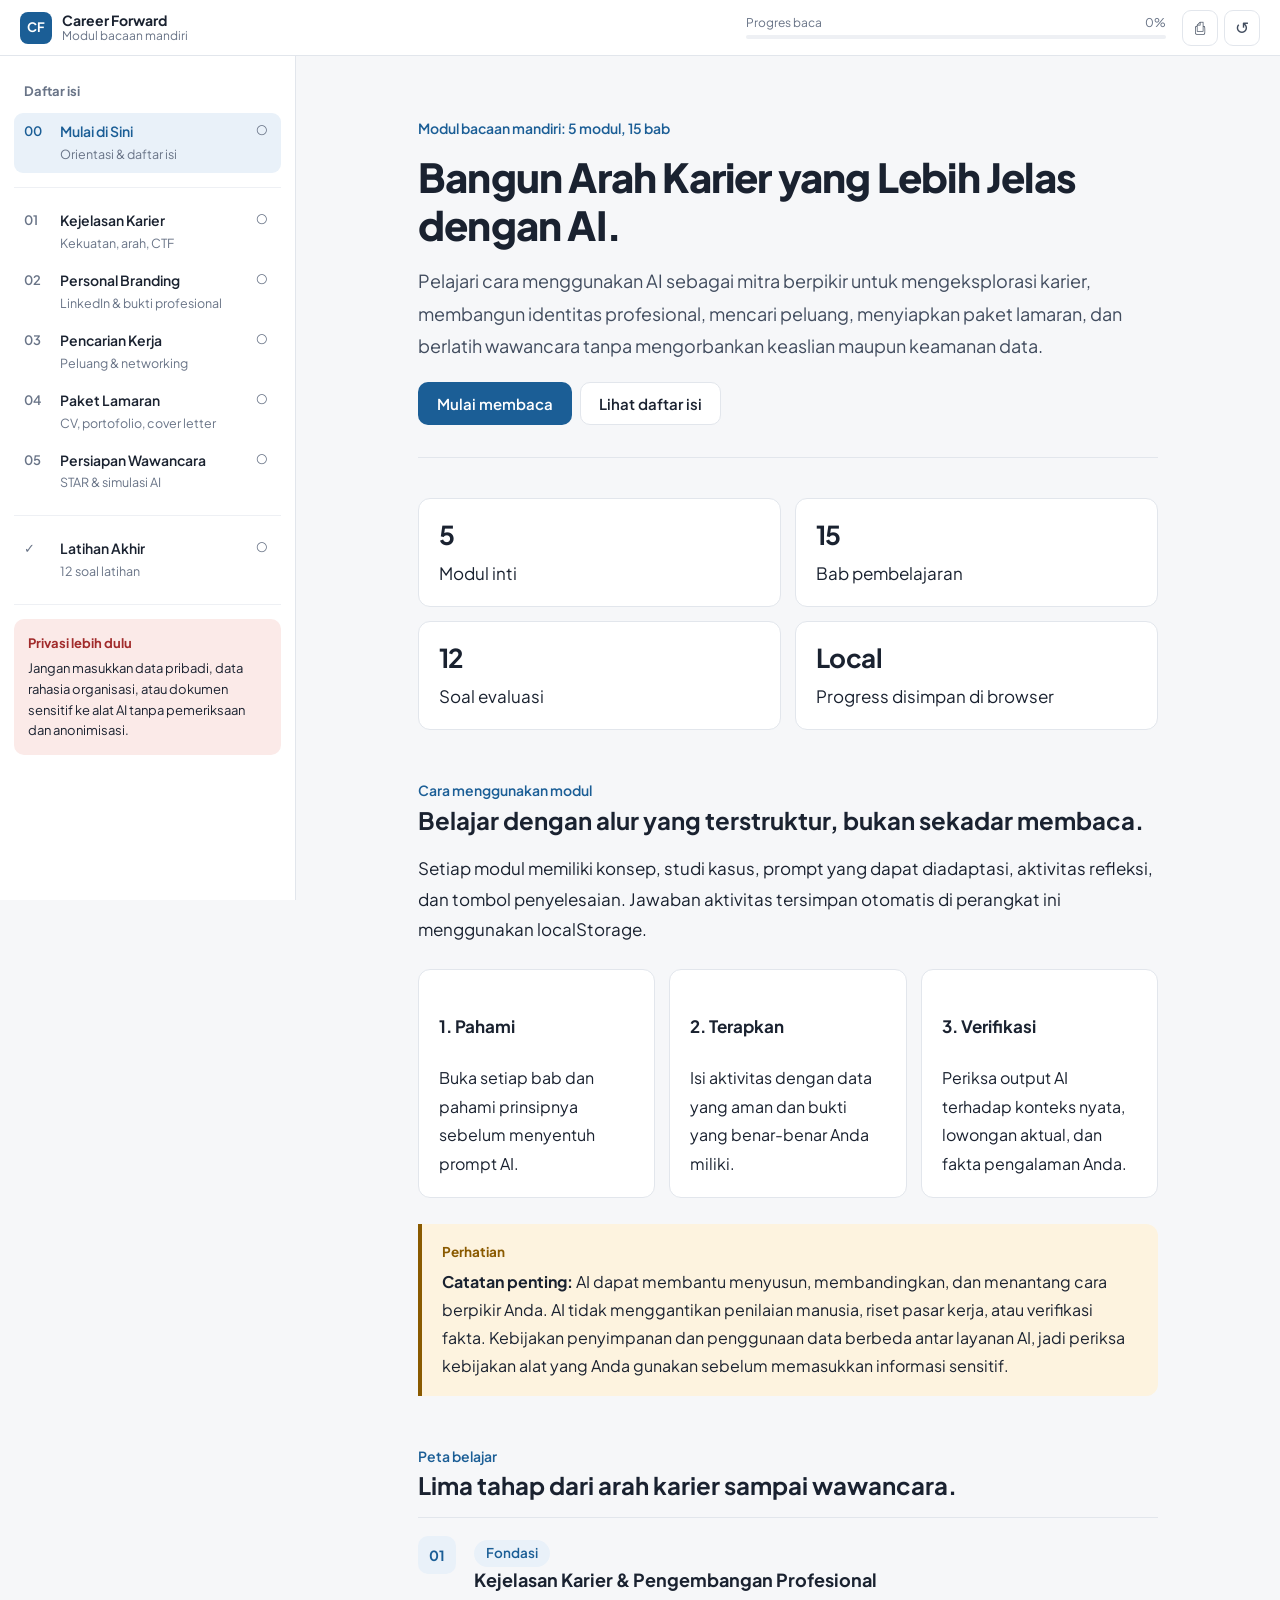
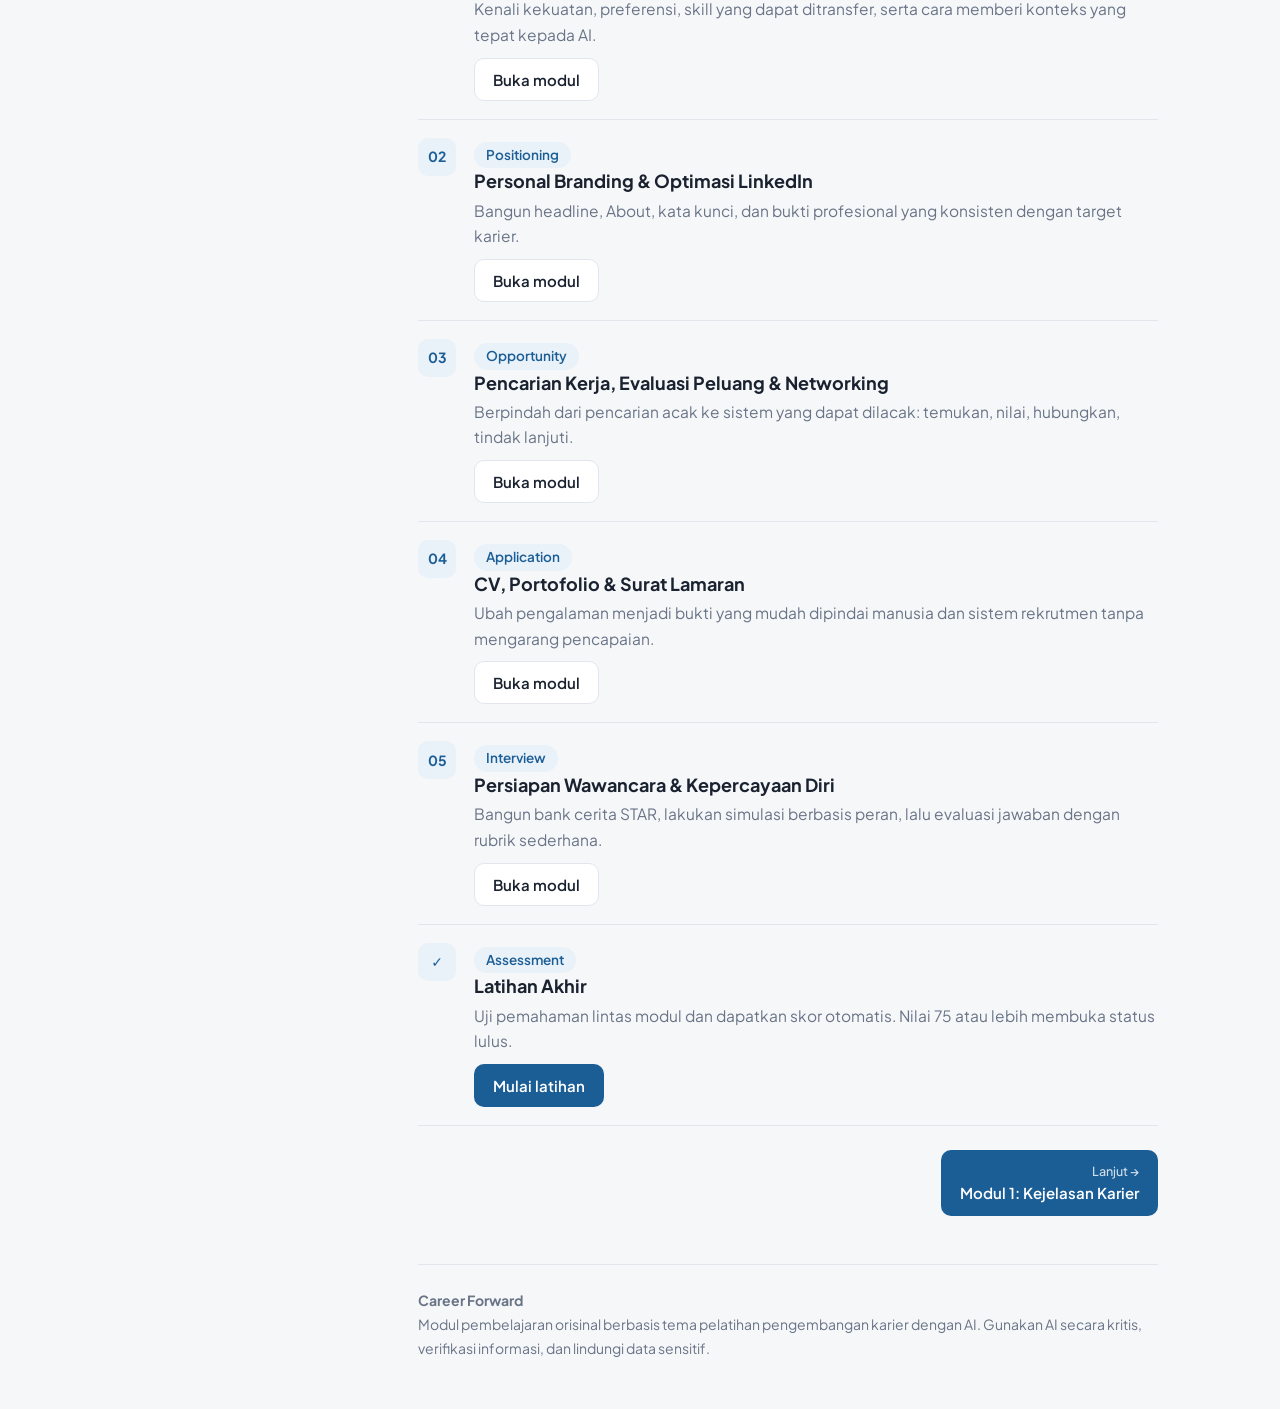
<file: career_forward.html>
<!DOCTYPE html>
    <html lang="id">
      <head>
        <meta charset="UTF-8" />
        <meta name="viewport" content="width=device-width, initial-scale=1.0" />
        <meta
          name="description"
          content="Modul pembelajaran interaktif AI untuk karier, personal branding, pencarian kerja, CV, dan wawancara." />
        <meta name="theme-color" content="#1B5E96" />
        <title>Career Forward — Modul Karier Berbasis AI</title>
        <link rel="preconnect" href="https://fonts.googleapis.com" /><link rel="preconnect" href="https://fonts.gstatic.com" crossorigin /><link href="https://fonts.googleapis.com/css2?family=Plus+Jakarta+Sans:wght@400;500;600;700;800&display=swap" rel="stylesheet" /><style>
:root{--bg:#F6F7F9;--ink:#1A2230;--ink-2:#414C5E;--mute:#697487;--line:#E2E6EC;--line-2:#EEF0F4;--accent:#1B5E96;--accent-soft:#E9F1F9;--ok:#1E6B47;--ok-soft:#E7F4EC;--warn:#8A5A00;--warn-soft:#FDF3DF;--risk:#A12B2B;--risk-soft:#FBEAE8;--ai:#4A3F9F;--ai-soft:#EFEDFA;--side:296px;--top:56px;--r:12px}
*{box-sizing:border-box}
[hidden]{display:none!important}
html{scroll-behavior:smooth;-webkit-text-size-adjust:100%}
body{margin:0;background:var(--bg);color:var(--ink);font:400 17px/1.8 "Plus Jakarta Sans",Inter,ui-sans-serif,system-ui,-apple-system,"Segoe UI",sans-serif;-webkit-font-smoothing:antialiased}
button,input,textarea,select{font:inherit;color:inherit}
button{cursor:pointer}
a{color:var(--accent)}
:focus-visible{outline:2px solid var(--accent);outline-offset:2px}

.topbar{position:fixed;inset:0 0 auto 0;height:var(--top);z-index:50;display:flex;align-items:center;gap:16px;padding:0 20px;background:rgba(255,255,255,.96);border-bottom:1px solid var(--line);backdrop-filter:blur(10px)}
.brand{display:flex;align-items:center;gap:10px;width:calc(var(--side) - 20px)}
.brand-mark{width:32px;height:32px;display:grid;place-items:center;border-radius:8px;background:var(--accent);color:#fff;font-weight:700;font-size:13px}
.brand-copy{display:flex;flex-direction:column;line-height:1.2}
.brand-copy strong{font-size:14px}
.brand-copy span{font-size:12px;color:var(--mute)}
.topbar-progress{flex:1;max-width:420px;margin-left:auto}
.progress-meta{display:flex;justify-content:space-between;font-size:12px;color:var(--mute);line-height:1;margin-bottom:6px}
.progress-track{height:4px;border-radius:9px;background:var(--line-2);overflow:hidden}
.progress-fill{width:0;height:100%;background:var(--accent);transition:width .3s}
.top-actions{display:flex;gap:6px}
.icon-button,.mobile-menu-button{width:36px;height:36px;display:grid;place-items:center;padding:0;border:1px solid var(--line);border-radius:9px;background:#fff;color:var(--ink-2)}
.mobile-menu-button{display:none}

.app-shell{padding-top:var(--top);padding-left:var(--side)}
.sidebar{position:fixed;top:var(--top);left:0;bottom:0;width:var(--side);overflow-y:auto;padding:24px 14px 32px;background:#fff;border-right:1px solid var(--line);z-index:40}
.sidebar-label{padding:0 10px 10px;font-size:13px;font-weight:700;color:var(--mute)}
.nav-group{margin-bottom:14px;padding-bottom:14px;border-bottom:1px solid var(--line-2)}
.nav-item{width:100%;display:grid;grid-template-columns:28px minmax(0,1fr) 18px;gap:8px;align-items:start;padding:9px 10px;border:0;border-radius:9px;background:none;text-align:left;line-height:1.35}
.nav-item:hover{background:var(--bg)}
.nav-item.active{background:var(--accent-soft)}
.nav-number{font-size:13px;font-weight:600;color:var(--mute);padding-top:1px}
.nav-copy strong{display:block;font-size:14px;font-weight:600}
.nav-copy span{font-size:12.5px;color:var(--mute)}
.nav-status{font-size:13px;color:var(--mute);text-align:center}
.nav-item.active .nav-number,.nav-item.active .nav-copy strong{color:var(--accent)}
.nav-item.done .nav-status{color:var(--ok);font-weight:700}
.toc-chapters{display:none;list-style:none;margin:2px 0 8px 27px;padding:0 0 0 12px;border-left:2px solid var(--line)}
.nav-item.active+.toc-chapters{display:block}
.toc-chapters a{display:block;margin-left:-14px;padding:5px 8px 5px 12px;border-left:2px solid transparent;border-radius:0 6px 6px 0;font-size:13px;line-height:1.45;color:var(--ink-2);text-decoration:none}
.toc-chapters a:hover{color:var(--ink)}
.toc-chapters a.current{border-left-color:var(--accent);background:var(--accent-soft);color:var(--accent);font-weight:600}
.sidebar-card{margin-top:8px;padding:14px;border-radius:10px;background:var(--risk-soft);font-size:13px;line-height:1.6}
.sidebar-card strong{display:block;margin-bottom:4px;color:var(--risk)}
.sidebar-card p{margin:0}
.sidebar-backdrop{display:none}

.main{min-width:0;padding:0 32px}
.page{display:none;max-width:740px;margin:0 auto;padding:56px 0 24px}
.page.active{display:block}
.hero,.module-hero{margin-bottom:40px;padding-bottom:32px;border-bottom:1px solid var(--line)}
.hero h1,.module-hero h1{margin:0 0 16px;font-size:clamp(28px,4vw,40px);line-height:1.2;letter-spacing:-.02em;font-weight:800}
.hero p,.module-hero p{margin:0 0 20px;color:var(--ink-2);font-size:18px}
.eyebrow,.module-number{display:inline-block;margin-bottom:12px;font-size:14px;font-weight:600;color:var(--accent)}
.module-number::before{content:"Modul "}
#page-quiz .module-number::before{content:none}
.learning-outcomes,.hero-actions{display:flex;flex-wrap:wrap;gap:8px}
.outcome-pill,.tag{display:inline-block;padding:2px 12px;border-radius:99px;background:var(--accent-soft);color:var(--accent);font-size:13.5px;font-weight:600;line-height:1.7}

.btn{display:inline-flex;align-items:center;justify-content:center;gap:8px;padding:10px 18px;border:1px solid transparent;border-radius:10px;font-weight:600;font-size:15px;line-height:1.4;transition:background .15s,border-color .15s}
.btn-primary,.btn-light{background:var(--accent);color:#fff}
.btn-primary:hover,.btn-light:hover{background:#154C7A}
.btn-secondary,.btn-ghost-light{background:#fff;border-color:var(--line);color:var(--ink)}
.btn-secondary:hover,.btn-ghost-light:hover{border-color:var(--mute)}

.chapter{padding:48px 0;border-top:1px solid var(--line);scroll-margin-top:76px}
.chapter:first-child{padding-top:0;border-top:0}
.chapter-header{display:grid;grid-template-columns:auto 1fr;gap:4px 14px;align-items:baseline;margin-bottom:24px}
.chapter-icon{padding:2px 9px;border-radius:8px;background:var(--accent-soft);color:var(--accent);font-size:14px;font-weight:700}
.chapter-header>span:nth-child(2) strong{display:block;font-size:26px;line-height:1.3;letter-spacing:-.015em;font-weight:700}
.chapter-header>span:nth-child(2)>span{display:block;margin-top:4px;color:var(--mute);font-size:16px;line-height:1.6}
.chapter-body>:first-child{margin-top:0}
.chapter-body p{margin:0 0 18px}
.chapter-body h3{margin:36px 0 10px;font-size:20px;line-height:1.4}
.chapter-body h4{margin:26px 0 8px;font-size:17px}
.chapter-body ul,.chapter-body ol{margin:0 0 20px;padding-left:24px}
.chapter-body li{margin-bottom:8px}
.highlight{box-shadow:inset 0 -.45em 0 #DCEAF7}

.callout,.prompting{margin:26px 0;padding:16px 20px;border-left:4px solid var(--accent);border-radius:0 var(--r) var(--r) 0;background:var(--accent-soft);font-size:16px;line-height:1.75}
.callout::before,.prompting::before{display:block;margin-bottom:4px;font-size:13.5px;font-weight:700;color:var(--accent)}
.callout::before{content:"Catatan penting"}
.callout.success{border-color:var(--ok);background:var(--ok-soft)}
.callout.success::before{content:"Tips";color:var(--ok)}
.callout.warning{border-color:var(--warn);background:var(--warn-soft)}
.callout.warning::before{content:"Perhatian";color:var(--warn)}
.callout.security{border-color:var(--risk);background:var(--risk-soft)}
.callout.security::before{content:"Keamanan data";color:var(--risk)}
.prompting{border-color:var(--ai);background:var(--ai-soft)}
.prompting::before{content:"Tips AI";color:var(--ai)}

.info-card,.case-study,.metric{padding:18px 20px;border:1px solid var(--line);border-radius:var(--r);background:#fff}
.info-card strong,.metric strong{display:block;margin-bottom:4px;line-height:1.4}
.info-card p,.case-study p{margin:0 0 8px;font-size:16px}
.info-card>:last-child,.case-study>:last-child{margin-bottom:0}
.card-grid,.three-grid,.compare-grid,.overview-grid{display:grid;gap:14px;margin:24px 0}
.card-grid,.compare-grid,.overview-grid{grid-template-columns:repeat(auto-fit,minmax(min(100%,260px),1fr))}
.three-grid{grid-template-columns:repeat(auto-fit,minmax(min(100%,200px),1fr))}
.case-study{background:var(--bg);border-style:dashed}
.case-label{display:block;margin-bottom:6px;font-size:13.5px;font-weight:700;color:var(--accent)}
.metric strong{font-size:26px;letter-spacing:-.02em}
.prompt-box{margin:24px 0 10px;overflow:hidden;border:1px solid var(--line);border-radius:var(--r);background:#fff}
.prompt-head{display:flex;align-items:center;justify-content:space-between;gap:12px;padding:8px 8px 8px 16px;border-bottom:1px solid var(--line);background:var(--bg);font-size:14px;font-weight:600;color:var(--ink-2)}
.copy-button{padding:5px 12px;border:1px solid var(--line);border-radius:8px;background:#fff;font-size:13px;font-weight:600}
.copy-button.copied{border-color:var(--ok);color:var(--ok)}
.prompt-body{padding:16px 18px;white-space:pre-wrap;font-size:15.5px;line-height:1.7;color:var(--ink-2)}
.table-wrap{margin:24px 0;overflow-x:auto;border:1px solid var(--line);border-radius:var(--r);background:#fff}
table{width:100%;border-collapse:collapse;font-size:15px;line-height:1.6}
th,td{padding:11px 14px;text-align:left;vertical-align:top;border-bottom:1px solid var(--line-2)}
th{background:var(--bg);font-size:14px;font-weight:700}
tr:last-child td{border-bottom:0}

.section-heading{margin:44px 0 16px}
.section-heading h2{margin:0 0 6px;font-size:24px;line-height:1.3}
.kicker{font-size:14px;font-weight:600;color:var(--accent)}
#courseMap{scroll-margin-top:76px}
.module-index{display:grid;margin:0 0 24px;border-top:1px solid var(--line)}
.module-card{position:relative;padding:18px 0 18px 56px;border-bottom:1px solid var(--line)}
.module-card::before{content:attr(data-number);position:absolute;left:0;top:18px;width:38px;height:38px;display:grid;place-items:center;border-radius:10px;background:var(--accent-soft);color:var(--accent);font-weight:700;font-size:14px}
.module-card h3{margin:0 0 4px;font-size:18px;line-height:1.4}
.module-card p{margin:0 0 10px;color:var(--mute);font-size:15.5px;line-height:1.65}

.completion-card{display:flex;align-items:center;justify-content:space-between;gap:20px;margin-top:48px;padding:20px 22px;border:1px solid var(--line);border-radius:var(--r);background:#fff}
.completion-card strong{display:block}
.completion-card span{color:var(--mute);font-size:15px;line-height:1.6}
.btn-success{flex:none;border:1.5px solid var(--ok);background:#fff;color:var(--ok)}
.btn-success::before{content:"";width:16px;height:16px;flex:none;border:1.5px solid currentColor;border-radius:4px}
.btn-success.is-done{background:var(--ok);color:#fff}
.btn-success.is-done::before{content:"✓";display:grid;place-items:center;font-size:12px;line-height:1}

.page-nav{display:flex;justify-content:space-between;gap:14px;margin-top:20px}
.page-nav .btn{flex-direction:column;align-items:flex-start;gap:2px;max-width:48%;padding:12px 18px;text-align:left}
.page-nav .btn-primary{align-items:flex-end;margin-left:auto;text-align:right}
.page-nav small{font-size:12.5px;font-weight:500;opacity:.8}
.page-nav .btn-secondary small::before{content:"← "}
.page-nav .btn-primary small::after{content:" →"}

.quiz-intro{margin-bottom:28px;padding:16px 20px;border-radius:var(--r);background:var(--accent-soft);font-size:16px}
.quiz-card{margin-bottom:22px;padding:24px;border:1px solid var(--line);border-radius:var(--r);background:#fff}
.quiz-card h3{margin:0 0 16px;font-size:18px;line-height:1.55}
.option{display:flex;align-items:flex-start;gap:12px;margin-top:8px;padding:12px 14px;border:1.5px solid var(--line);border-radius:10px;background:#fff;font-size:16px;line-height:1.6;cursor:pointer;transition:border-color .15s,background .15s}
.option:hover{border-color:var(--accent)}
.option input{flex:none;margin:5px 0 0;accent-color:var(--accent)}
.quiz-card.answered .option{cursor:default}
.quiz-card.answered .option:hover{border-color:var(--line)}
.option.is-correct,.option.is-correct:hover{border-color:var(--ok);background:var(--ok-soft)}
.option.is-wrong,.option.is-wrong:hover{border-color:var(--risk);background:var(--risk-soft)}
.option.is-correct::after,.option.is-wrong::after{flex:none;margin-left:auto;padding-left:12px;font-size:13px;font-weight:700;white-space:nowrap}
.option.is-correct::after{content:"Jawaban benar";color:var(--ok)}
.option.is-wrong::after{content:"Pilihan Anda";color:var(--risk)}
.quiz-feedback{display:none;margin-top:16px;padding:14px 16px;border-radius:10px;background:var(--bg);font-size:15.5px;line-height:1.7}
.quiz-card.answered .quiz-feedback{display:block}
.quiz-card.correct .quiz-feedback::before{content:"Tepat. ";font-weight:700;color:var(--ok)}
.quiz-card.incorrect .quiz-feedback::before{content:"Belum tepat. ";font-weight:700;color:var(--risk)}
.score-panel{display:none;position:sticky;bottom:16px;margin:24px 0;padding:16px 20px;border:1px solid var(--line);border-radius:var(--r);background:#fff;box-shadow:0 6px 20px rgba(26,34,48,.1)}
.score-panel.show{display:block}
.score-panel strong{font-size:20px}
.score-panel p{margin:2px 0 0;color:var(--ink-2);font-size:15.5px;line-height:1.6}
.certificate-card{display:none;margin-bottom:24px;padding:22px 24px;border-radius:var(--r);background:var(--ok-soft)}
.certificate-card.show{display:block}
.certificate-card h2{margin:8px 0 6px;font-size:21px}
.certificate-card p{margin:0;font-size:16px}

.footer{max-width:740px;margin:24px auto 0;padding:24px 0 48px;border-top:1px solid var(--line);color:var(--mute);font-size:14px;line-height:1.7}
.toast{position:fixed;left:50%;bottom:24px;z-index:80;padding:10px 18px;border-radius:10px;background:var(--ink);color:#fff;font-size:14px;opacity:0;pointer-events:none;transform:translate(-50%,20px);transition:opacity .2s,transform .2s}
.toast.show{opacity:1;transform:translate(-50%,0)}

@media(max-width:980px){
.app-shell{padding-left:0}
.main{padding:0 20px}
.page{padding-top:36px}
.mobile-menu-button{display:grid}
.brand{width:auto}
.brand-copy span{display:none}
.sidebar{width:min(320px,86vw);transform:translateX(-100%);transition:transform .2s}
.sidebar.open{transform:none;box-shadow:0 0 40px rgba(0,0,0,.2)}
.sidebar-backdrop.show{display:block;position:fixed;inset:var(--top) 0 0 0;z-index:39;background:rgba(26,34,48,.4)}
}
@media(max-width:600px){
body{font-size:16.5px}
.topbar{gap:10px;padding:0 14px}
.topbar-progress{max-width:none}
.progress-meta span:first-child{display:none}
.chapter{padding:36px 0}
.chapter-header>span:nth-child(2) strong{font-size:22px}
.completion-card{flex-direction:column;align-items:stretch}
.page-nav .btn{flex:1;max-width:none}
}
@media(prefers-reduced-motion:reduce){html{scroll-behavior:auto}*{transition:none!important}}
@media print{
.topbar,.sidebar,.page-nav,.completion-card,.score-panel{display:none!important}
.app-shell{padding:0}
.page{display:block!important;max-width:none;break-after:page}
body{background:#fff;font-size:12pt}
.callout,.prompting,.prompt-box{break-inside:avoid}
}
</style>
      </head>
      <body>
        <header class="topbar">
          <button
            class="mobile-menu-button"
            id="menuButton"
            type="button"
            aria-label="Buka navigasi">
            ☰
          </button>
          <div class="brand">
            <div class="brand-mark">CF</div>
            <div class="brand-copy">
              <strong>Career Forward</strong>
              <span>Modul bacaan mandiri</span>
            </div>
          </div>

          <div class="topbar-progress" aria-label="Progres baca">
            <div class="progress-meta">
              <span>Progres baca</span>
              <span id="progressLabel">0%</span>
            </div>
            <div class="progress-track">
              <div class="progress-fill" id="progressFill"></div>
            </div>
          </div>

          <div class="top-actions">
            <button
              class="icon-button"
              id="printButton"
              type="button"
              title="Cetak modul"
              aria-label="Cetak modul">
              ⎙
            </button>
            <button
              class="icon-button"
              id="resetButton"
              type="button"
              title="Reset progres"
              aria-label="Reset progres">
              ↺
            </button>
          </div>
        </header>

        <div class="sidebar-backdrop" id="sidebarBackdrop"></div>

        <div class="app-shell">
          <aside class="sidebar" id="sidebar">
            <div class="sidebar-label">Daftar isi</div>

            <div class="nav-group">
              <button
                class="nav-item active"
                type="button"
                data-page-target="home">
                <span class="nav-number">00</span>
                <span class="nav-copy"
                  ><strong>Mulai di Sini</strong
                  ><span>Orientasi & daftar isi</span></span
                >
                <span class="nav-status">•</span>
              </button>
            </div>

            <div class="nav-group">
              <button class="nav-item" type="button" data-page-target="module1">
                <span class="nav-number">01</span>
                <span class="nav-copy"
                  ><strong>Kejelasan Karier</strong
                  ><span>Kekuatan, arah, CTF</span></span
                >
                <span class="nav-status">○</span>
              </button>
              <button class="nav-item" type="button" data-page-target="module2">
                <span class="nav-number">02</span>
                <span class="nav-copy"
                  ><strong>Personal Branding</strong
                  ><span>LinkedIn & bukti profesional</span></span
                >
                <span class="nav-status">○</span>
              </button>
              <button class="nav-item" type="button" data-page-target="module3">
                <span class="nav-number">03</span>
                <span class="nav-copy"
                  ><strong>Pencarian Kerja</strong
                  ><span>Peluang & networking</span></span
                >
                <span class="nav-status">○</span>
              </button>
              <button class="nav-item" type="button" data-page-target="module4">
                <span class="nav-number">04</span>
                <span class="nav-copy"
                  ><strong>Paket Lamaran</strong
                  ><span>CV, portofolio, cover letter</span></span
                >
                <span class="nav-status">○</span>
              </button>
              <button class="nav-item" type="button" data-page-target="module5">
                <span class="nav-number">05</span>
                <span class="nav-copy"
                  ><strong>Persiapan Wawancara</strong
                  ><span>STAR & simulasi AI</span></span
                >
                <span class="nav-status">○</span>
              </button>
            </div>

            <div class="nav-group">
              <button class="nav-item" type="button" data-page-target="quiz">
                <span class="nav-number">✓</span>
                <span class="nav-copy"
                  ><strong>Latihan Akhir</strong
                  ><span>12 soal latihan</span></span
                >
                <span class="nav-status">○</span>
              </button>
            </div>

            <div class="sidebar-card">
              <strong>Privasi lebih dulu</strong>
              <p>
                Jangan masukkan data pribadi, data rahasia organisasi, atau
                dokumen sensitif ke alat AI tanpa pemeriksaan dan anonimisasi.
              </p>
            </div>
          </aside>

          <main class="main">
            <section class="page active" id="page-home" data-page="home">
              <div class="hero">
                <div class="hero-content">
                  <span class="eyebrow"
                    >Modul bacaan mandiri: 5 modul, 15 bab</span
                  >
                  <h1>Bangun Arah Karier yang Lebih Jelas dengan AI.</h1>
                  <p>
                    Pelajari cara menggunakan AI sebagai mitra berpikir untuk
                    mengeksplorasi karier, membangun identitas profesional,
                    mencari peluang, menyiapkan paket lamaran, dan berlatih
                    wawancara tanpa mengorbankan keaslian maupun keamanan data.
                  </p>
                  <div class="hero-actions">
                    <button
                      class="btn btn-light"
                      type="button"
                      data-goto="module1">
                      Mulai membaca
                    </button>
                    <button
                      class="btn btn-ghost-light"
                      type="button"
                      data-scroll-to="courseMap">
                      Lihat daftar isi
                    </button>
                  </div>
                </div>
              </div>

              <div class="content-wrap">
                <div class="overview-grid">
                  <div class="metric">
                    <strong>5</strong><span>Modul inti</span>
                  </div>
                  <div class="metric">
                    <strong>15</strong><span>Bab pembelajaran</span>
                  </div>
                  <div class="metric">
                    <strong>12</strong><span>Soal evaluasi</span>
                  </div>
                  <div class="metric">
                    <strong>Local</strong
                    ><span>Progress disimpan di browser</span>
                  </div>
                </div>

                <div class="content-narrow">
                  <div class="section-heading">
                    <span class="kicker">Cara menggunakan modul</span>
                    <h2>
                      Belajar dengan alur yang terstruktur, bukan sekadar
                      membaca.
                    </h2>
                    <p>
                      Setiap modul memiliki konsep, studi kasus, prompt yang
                      dapat diadaptasi, aktivitas refleksi, dan tombol
                      penyelesaian. Jawaban aktivitas tersimpan otomatis di
                      perangkat ini menggunakan localStorage.
                    </p>
                  </div>

                  <div class="three-grid">
                    <div class="info-card">
                      <h4>1. Pahami</h4>
                      <p>
                        Buka setiap bab dan pahami prinsipnya sebelum menyentuh
                        prompt AI.
                      </p>
                    </div>
                    <div class="info-card">
                      <h4>2. Terapkan</h4>
                      <p>
                        Isi aktivitas dengan data yang aman dan bukti yang
                        benar-benar Anda miliki.
                      </p>
                    </div>
                    <div class="info-card">
                      <h4>3. Verifikasi</h4>
                      <p>
                        Periksa output AI terhadap konteks nyata, lowongan
                        aktual, dan fakta pengalaman Anda.
                      </p>
                    </div>
                  </div>

                  <div class="callout warning">
                    <strong>Catatan penting:</strong>
                    AI dapat membantu menyusun, membandingkan, dan menantang
                    cara berpikir Anda. AI tidak menggantikan penilaian manusia,
                    riset pasar kerja, atau verifikasi fakta. Kebijakan
                    penyimpanan dan penggunaan data berbeda antar layanan AI,
                    jadi periksa kebijakan alat yang Anda gunakan sebelum
                    memasukkan informasi sensitif.
                  </div>
                </div>

                <div
                  id="courseMap"
                  class="section-heading"
                  style="margin-top: 44px">
                  <span class="kicker">Peta belajar</span>
                  <h2>Lima tahap dari arah karier sampai wawancara.</h2>
                </div>

                <div class="module-index">
                  <article class="module-card" data-number="01">
                    <span class="tag">Fondasi</span>
                    <h3>Kejelasan Karier & Pengembangan Profesional</h3>
                    <p>
                      Kenali kekuatan, preferensi, skill yang dapat ditransfer,
                      serta cara memberi konteks yang tepat kepada AI.
                    </p>
                    <button
                      class="btn btn-secondary"
                      type="button"
                      data-goto="module1">
                      Buka modul
                    </button>
                  </article>
                  <article class="module-card" data-number="02">
                    <span class="tag">Positioning</span>
                    <h3>Personal Branding & Optimasi LinkedIn</h3>
                    <p>
                      Bangun headline, About, kata kunci, dan bukti profesional
                      yang konsisten dengan target karier.
                    </p>
                    <button
                      class="btn btn-secondary"
                      type="button"
                      data-goto="module2">
                      Buka modul
                    </button>
                  </article>
                  <article class="module-card" data-number="03">
                    <span class="tag">Opportunity</span>
                    <h3>Pencarian Kerja, Evaluasi Peluang & Networking</h3>
                    <p>
                      Berpindah dari pencarian acak ke sistem yang dapat
                      dilacak: temukan, nilai, hubungkan, tindak lanjuti.
                    </p>
                    <button
                      class="btn btn-secondary"
                      type="button"
                      data-goto="module3">
                      Buka modul
                    </button>
                  </article>
                  <article class="module-card" data-number="04">
                    <span class="tag">Application</span>
                    <h3>CV, Portofolio & Surat Lamaran</h3>
                    <p>
                      Ubah pengalaman menjadi bukti yang mudah dipindai manusia
                      dan sistem rekrutmen tanpa mengarang pencapaian.
                    </p>
                    <button
                      class="btn btn-secondary"
                      type="button"
                      data-goto="module4">
                      Buka modul
                    </button>
                  </article>
                  <article class="module-card" data-number="05">
                    <span class="tag">Interview</span>
                    <h3>Persiapan Wawancara & Kepercayaan Diri</h3>
                    <p>
                      Bangun bank cerita STAR, lakukan simulasi berbasis peran,
                      lalu evaluasi jawaban dengan rubrik sederhana.
                    </p>
                    <button
                      class="btn btn-secondary"
                      type="button"
                      data-goto="module5">
                      Buka modul
                    </button>
                  </article>
                  <article class="module-card" data-number="✓">
                    <span class="tag">Assessment</span>
                    <h3>Latihan Akhir</h3>
                    <p>
                      Uji pemahaman lintas modul dan dapatkan skor otomatis.
                      Nilai 75 atau lebih membuka status lulus.
                    </p>
                    <button
                      class="btn btn-primary"
                      type="button"
                      data-goto="quiz">
                      Mulai latihan
                    </button>
                  </article>
                </div>

                <div class="page-nav"><span></span><button class="btn btn-primary" type="button" data-goto="module1"><small>Lanjut</small><span>Modul 1: Kejelasan Karier</span></button></div>
              </div>
            </section>

            <section class="page" id="page-module1" data-page="module1">
              <div class="module-hero">
                <div class="module-hero-inner">
                  <div class="module-number">01</div>
                  <h1>Kejelasan Karier & Jalur Pengembangan Profesional</h1>
                  <p>
                    Sebelum memperbaiki CV atau berburu lowongan, tentukan dulu
                    arah yang cukup spesifik untuk membuat keputusan. Modul ini
                    menjadikan AI sebagai alat refleksi dan pembanding, bukan
                    mesin ramalan karier.
                  </p>
                  <div class="learning-outcomes">
                    <span class="outcome-pill">Memetakan kekuatan</span>
                    <span class="outcome-pill">Membedakan minat dan bukti</span>
                    <span class="outcome-pill">Menggunakan CTF</span>
                    <span class="outcome-pill">Menilai rekomendasi AI</span>
                  </div>
                </div>
              </div>

              <div class="content-wrap">
                <article class="chapter open">
                  <header class="chapter-header">
                    <span class="chapter-icon">1.1</span>
                    <span
                      ><strong>Mengapa Kejelasan Karier Penting</strong
                      ><span
                        >Dari “cari kerja apa saja” menjadi hipotesis karier
                        yang dapat diuji</span
                      ></span
                    >
                    </header>
                  <div class="chapter-body">
                    <p>
                      Kejelasan karier bukan berarti Anda harus mengetahui satu
                      pekerjaan untuk sepuluh tahun ke depan. Kejelasan berarti
                      Anda mempunyai
                      <span class="highlight"
                        >hipotesis yang cukup kuat untuk memilih tindakan
                        berikutnya</span
                      >: peran apa yang dituju, masalah apa yang ingin Anda
                      selesaikan, dan bukti apa yang perlu dibangun.
                    </p>
                    <p>
                      Di pasar kerja regional, jabatan yang sama dapat berarti
                      pekerjaan yang berbeda. Karena itu, mengejar nama posisi
                      tanpa memahami aktivitas hariannya mudah menghasilkan
                      mismatch. Gunakan deskripsi pekerjaan untuk mencari pola
                      tugas, alat, konteks industri, dan tingkat tanggung jawab.
                    </p>

                    <div class="case-study">
                      <span class="case-label">Studi kasus adaptasi</span>
                      <h4>
                        Dina: banyak lamaran, sedikit cerita yang konsisten
                      </h4>
                      <p>
                        Dina adalah lulusan baru dengan proyek kampus,
                        pengalaman organisasi, dan kemampuan analitis yang cukup
                        baik. Selama dua bulan ia melamar posisi operasional,
                        pemasaran, customer service, dan data secara bersamaan.
                        Setiap lamaran menggunakan narasi berbeda, sehingga
                        profilnya tidak menunjukkan satu arah yang mudah
                        dipahami.
                      </p>
                      <p>
                        Setelah meninjau pengalaman, Dina menemukan pola: ia
                        menikmati mengubah data kegiatan menjadi laporan,
                        membuat dashboard sederhana, dan menjelaskan temuan
                        kepada tim. Hipotesis kariernya kemudian dipersempit
                        menjadi
                        <strong>Junior Data Analyst / Operations Analyst</strong
                        >. Ia tidak “mengunci hidupnya”. Ia hanya menciptakan
                        fokus untuk eksperimen karier berikutnya.
                      </p>
                    </div>

                    <h3>Tiga lapisan kejelasan</h3>
                    <div class="three-grid">
                      <div class="info-card">
                        <h4>Energi</h4>
                        <p>
                          Aktivitas apa yang membuat Anda tetap tertarik setelah
                          mengerjakannya berulang kali?
                        </p>
                      </div>
                      <div class="info-card">
                        <h4>Kemampuan</h4>
                        <p>
                          Apa yang sudah dapat Anda buktikan melalui proyek,
                          tugas, magang, kerja, atau kontribusi?
                        </p>
                      </div>
                      <div class="info-card">
                        <h4>Pasar</h4>
                        <p>
                          Apakah organisasi benar-benar membutuhkan masalah yang
                          ingin Anda bantu selesaikan?
                        </p>
                      </div>
                    </div>

                    <div class="prompt-box">
                      <div class="prompt-head">
                        <span>🤖 Prompt AI</span>
                        <button class="copy-button" type="button">Salin</button>
                      </div>
                      <div class="prompt-body">
                        Saya ingin memperjelas arah karier saya.<br />
                        Berikut informasi saya:<br />
                        - Pendidikan:<br />
                        - Pengalaman:<br />
                        - Skill yang saya miliki:<br />
                        - Aktivitas yang saya sukai:<br />
                        - Proyek yang pernah saya kerjakan:<br />
                        - Jenis pekerjaan yang pernah saya pertimbangkan:<br />
                        <br />
                        Bantu saya membuat 3 hipotesis karier yang realistis.
                        Untuk setiap hipotesis, jelaskan:<br />
                        1. Jenis role yang mungkin cocok.<br />
                        2. Aktivitas utama role tersebut.<br />
                        3. Skill saya yang sudah relevan.<br />
                        4. Skill yang masih perlu dikembangkan.<br />
                        5. Bukti pengalaman yang dapat mendukung pilihan
                        tersebut.<br />
                        6. Eksperimen kecil selama 30 hari untuk menguji apakah
                        role tersebut benar-benar cocok.<br />
                        <br />
                        Jangan menentukan keputusan karier untuk saya. Gunakan
                        informasi saya sebagai dasar analisis dan tandai bagian
                        yang masih membutuhkan validasi.<br />
                      </div>
                    </div>
                    <div class="prompting">
                      <strong>Contoh penggunaan prompt :</strong><br />
                      Gunakan setelah mengisi pengalaman, skill, pendidikan,
                      proyek, dan aktivitas yang pernah dilakukan agar AI
                      membantu mengubah informasi tersebut menjadi beberapa
                      hipotesis arah karier yang dapat diuji.
                    </div>
                  </div>
                </article>

                <article class="chapter open">
                  <header class="chapter-header">
                    <span class="chapter-icon">1.2</span>
                    <span
                      ><strong>CTF: Context, Task, Format</strong
                      ><span
                        >Arsitektur prompt yang sederhana tetapi berguna</span
                      ></span
                    >
                    </header>
                  <div class="chapter-body">
                    <p>
                      Prompt “pekerjaan apa yang cocok untuk saya?” memaksa AI
                      menebak hampir semuanya. Struktur CTF memperkecil ruang
                      tebakan dengan tiga komponen:
                      <strong>Context</strong> menjelaskan titik awal,
                      <strong>Task</strong> mendefinisikan pekerjaan yang harus
                      dilakukan AI, dan <strong>Format</strong> menentukan
                      bentuk keluaran.
                    </p>

                    <div class="table-wrap">
                      <table>
                        <thead>
                          <tr>
                            <th>Komponen</th>
                            <th>Pertanyaan</th>
                            <th>Contoh isi</th>
                          </tr>
                        </thead>
                        <tbody>
                          <tr>
                            <td>Context</td>
                            <td>Siapa saya, apa bukti saya, apa batasannya?</td>
                            <td>
                              Lulusan TI, proyek Flutter, tertarik mobile, belum
                              punya pengalaman full-time.
                            </td>
                          </tr>
                          <tr>
                            <td>Task</td>
                            <td>Apa yang harus dianalisis?</td>
                            <td>
                              Bandingkan skill saya dengan tiga role entry-level
                              dan identifikasi gap.
                            </td>
                          </tr>
                          <tr>
                            <td>Format</td>
                            <td>Bagaimana hasil harus ditampilkan?</td>
                            <td>
                              Tabel: role, skill cocok, gap, bukti yang perlu
                              dibangun, langkah 30 hari.
                            </td>
                          </tr>
                        </tbody>
                      </table>
                    </div>

                    <div class="prompt-box">
                      <div class="prompt-head">
                        <span>Template CTF — eksplorasi karier</span
                        ><button class="copy-button" type="button">
                          Salin
                        </button>
                      </div>
                      <div class="prompt-body">
                        CONTEXT: Saya sedang berada pada tahap
                        [mahasiswa/lulusan baru/profesional yang beralih
                        karier].<br />
                        Latar belakang saya: [bidang studi/pekerjaan].<br />
                        Bukti pengalaman yang saya miliki: [proyek, tugas,
                        magang, kerja, organisasi].<br />
                        Aktivitas yang memberi energi: [daftar].<br />
                        Aktivitas yang ingin saya minimalkan: [daftar].<br />
                        Lokasi atau batasan saya: [lokasi, relokasi, remote,
                        waktu belajar].<br />
                        <br />
                        TASK: Analisis 3 arah peran yang realistis berdasarkan
                        bukti saya. Untuk setiap peran, jelaskan skill yang
                        dapat ditransfer, gap utama, risiko mismatch, dan
                        eksperimen kecil yang dapat saya lakukan dalam 30 hari
                        untuk menguji kecocokan.<br />
                        <br />
                        FORMAT: Gunakan tabel dengan kolom: Peran | Mengapa
                        relevan | Bukti yang sudah ada | Gap | Eksperimen 30
                        hari. Akhiri dengan 5 pertanyaan refleksi. Jangan
                        mengarang pengalaman atau data pasar yang tidak saya
                        berikan.<br />
                      </div>
                    </div>

                    <div class="callout">
                      <strong>Perbaikan penting:</strong>
                      meminta AI “memberi jawaban” sering kalah berguna
                      dibanding meminta AI
                      <strong
                        >membandingkan hipotesis dan menunjukkan asumsi</strong
                      >. Tujuannya bukan menerima satu rekomendasi, tetapi
                      membuat keputusan Anda lebih transparan.
                    </div>
                  </div>
                </article>

                <article class="chapter open">
                  <header class="chapter-header">
                    <span class="chapter-icon">1.3</span>
                    <span
                      ><strong
                        >Menilai Output AI dengan Pertimbangan Manusia</strong
                      ><span
                        >Skill overlap, energi, pasar, kelayakan, geografis, dan
                        keamanan data</span
                      ></span
                    >
                    </header>
                  <div class="chapter-body">
                    <p>
                      Rekomendasi AI adalah bahan analisis, bukan keputusan
                      final. Model dapat menghasilkan informasi usang, mencampur
                      konteks negara, atau menyatakan sesuatu dengan yakin
                      padahal dasar faktanya lemah. Gunakan lima filter berikut
                      sebelum bertindak.
                    </p>

                    <div class="card-grid">
                      <div class="info-card">
                        <h4>1. Skill overlap</h4>
                        <p>
                          Berapa banyak kompetensi inti yang sudah Anda
                          buktikan, bukan sekadar pernah mendengar namanya?
                        </p>
                      </div>
                      <div class="info-card">
                        <h4>2. Energy fit</h4>
                        <p>
                          Apakah aktivitas sehari-harinya sesuai preferensi
                          kerja Anda, bukan hanya judulnya terdengar menarik?
                        </p>
                      </div>
                      <div class="info-card">
                        <h4>3. Market signal</h4>
                        <p>
                          Verifikasi kebutuhan melalui lowongan nyata, situs
                          perusahaan, laporan pasar, dan percakapan profesional.
                        </p>
                      </div>
                      <div class="info-card">
                        <h4>4. Development feasibility</h4>
                        <p>
                          Apakah gap dapat dibangun dalam waktu yang realistis,
                          atau peran itu membutuhkan lompatan pengalaman terlalu
                          besar?
                        </p>
                      </div>
                      <div class="info-card">
                        <h4>5. Geographic fit</h4>
                        <p>
                          Periksa lokasi, bahasa, izin kerja, biaya hidup, model
                          kerja, dan kebutuhan relokasi.
                        </p>
                      </div>
                      <div class="info-card">
                        <h4>6. Evidence quality</h4>
                        <p>
                          Tambahan baru: pisahkan klaim berbasis bukti dari
                          dugaan AI. Tandai apa yang masih perlu diverifikasi.
                        </p>
                      </div>
                    </div>

                    <h3>Keamanan data sebelum menggunakan AI</h3>
                    <div class="callout security">
                      <strong
                        >Jangan menganggap semua alat AI memiliki kebijakan data
                        yang sama.</strong
                      >
                      Hindari memasukkan nomor identitas, alamat, nomor telepon,
                      email pribadi, data klien, dokumen internal, kredensial,
                      informasi keuangan non-publik, atau materi yang terikat
                      NDA. Gunakan versi anonim dan baca kebijakan privasi alat
                      yang dipakai.
                    </div>

                    <div class="prompt-box">
                      <div class="prompt-head">
                        <span>🤖 Prompt AI</span>
                        <button class="copy-button" type="button">Salin</button>
                      </div>
                      <div class="prompt-body">
                        Saya sedang mempertimbangkan role berikut: [Tuliskan
                        role].<br />
                        Nilai informasi role tersebut menggunakan enam filter
                        berikut:<br />
                        1. Skill overlap<br />
                        2. Energy fit<br />
                        3. Market signal<br />
                        4. Development feasibility<br />
                        5. Geographic fit<br />
                        6. Evidence quality<br />
                        <br />
                        Gunakan hanya informasi yang saya berikan.<br />
                        Pisahkan antara fakta, asumsi, dan hal yang masih perlu
                        saya verifikasi.<br />
                        Berikan hasil dalam tabel: - Faktor - Temuan - Bukti -
                        Hal yang perlu diverifikasi - Pertanyaan yang perlu saya
                        jawab.<br />
                        Jangan membuat keputusan karier untuk saya.<br />
                      </div>
                    </div>
                    <div class="prompting">
                      <strong>Contoh penggunaan prompt :</strong><br />
                      Gunakan untuk memeriksa hasil rekomendasi AI atau role
                      yang sedang dipertimbangkan sebelum mengambil tindakan
                      berdasarkan rekomendasi tersebut.
                    </div>
                  </div>
                </article>

                <div class="completion-card">
                  <div>
                    <strong>Selesai membaca Modul 1?</strong>
                    <span
                      >Tandai setelah Anda memiliki satu hipotesis peran, bukti
                      pendukung, dan eksperimen 30 hari.</span
                    >
                  </div>
                  <button
                    class="btn btn-success mark-complete"
                    type="button"
                    data-module="module1">
                    Tandai Sudah Dibaca
                  </button>
                </div>

                <div class="page-nav"><button class="btn btn-secondary" type="button" data-goto="home"><small>Sebelumnya</small><span>Mulai di sini</span></button><button class="btn btn-primary" type="button" data-goto="module2"><small>Lanjut</small><span>Modul 2: Personal Branding</span></button></div>
              </div>
            </section>

            <section class="page" id="page-module2" data-page="module2">
              <div class="module-hero">
                <div class="module-hero-inner">
                  <div class="module-number">02</div>
                  <h1>Personal Branding & Optimasi LinkedIn</h1>
                  <p>
                    Personal branding bukan aktivitas membuat diri terdengar
                    lebih hebat dari kenyataan. Tujuannya adalah membantu orang
                    memahami arah, kemampuan, bukti, dan kontribusi Anda dengan
                    cepat.
                  </p>
                  <div class="learning-outcomes">
                    <span class="outcome-pill">Recruiter scan</span>
                    <span class="outcome-pill">Headline yang jelas</span>
                    <span class="outcome-pill">About berbasis bukti</span>
                    <span class="outcome-pill">Keyword alignment</span>
                  </div>
                </div>
              </div>

              <div class="content-wrap">
                <article class="chapter open">
                  <header class="chapter-header">
                    <span class="chapter-icon">2.1</span>
                    <span
                      ><strong
                        >Apa yang Perlu Terlihat dalam Pemindaian Awal</strong
                      ><span
                        >Fokus, bukti, kata kunci, dan konsistensi</span
                      ></span
                    >
                    </header>
                  <div class="chapter-body">
                    <p>
                      Perekrut bekerja dalam konteks waktu terbatas dan banyak
                      kandidat. Karena itu, profil yang efektif harus bisa
                      dipahami tanpa pembaca perlu menafsirkan maksud Anda.
                      Prioritaskan informasi yang membantu seseorang menjawab
                      empat pertanyaan:
                      <strong
                        >Anda menuju peran apa, apa yang sudah Anda buktikan,
                        konteks apa yang relevan, dan apa langkah profesional
                        berikutnya?</strong
                      >
                    </p>

                    <h3>Sinyal penting pada profil</h3>
                    <ol>
                      <li>
                        <strong>Headline:</strong> peran atau identitas
                        profesional, kompetensi utama, dan konteks.
                      </li>
                      <li>
                        <strong>About:</strong> arah + bukti + kontribusi, bukan
                        kumpulan jargon.
                      </li>
                      <li>
                        <strong>Experience / Projects:</strong> tindakan, alat,
                        ruang lingkup, dan hasil.
                      </li>
                      <li>
                        <strong>Skills:</strong> keterampilan yang relevan dan
                        benar-benar dapat Anda jelaskan.
                      </li>
                      <li>
                        <strong>Featured:</strong> bukti kerja seperti proyek,
                        presentasi, artikel, demo, atau portofolio.
                      </li>
                      <li>
                        <strong>Konsistensi:</strong> CV, LinkedIn, portofolio,
                        dan target role menceritakan versi profesional yang
                        sama.
                      </li>
                    </ol>

                    <div class="compare-grid">
                      <div class="info-card">
                        <h4>Kurang jelas</h4>
                        <p>
                          “Fresh Graduate | Hard Worker | Fast Learner | Open to
                          Work”
                        </p>
                      </div>
                      <div class="info-card">
                        <h4>Lebih informatif</h4>
                        <p>
                          “Junior Data Analyst | Excel, SQL, Power BI | Mengubah
                          data operasional menjadi insight yang dapat
                          ditindaklanjuti”
                        </p>
                      </div>
                    </div>

                    <div class="callout success">
                      <strong>Prinsip:</strong> optimalkan profil agar mudah
                      dipahami, bukan agar terdengar paling mengesankan. Klaim
                      kecil yang dapat dibuktikan lebih kuat daripada gelar
                      besar tanpa bukti.
                    </div>

                    <div class="prompt-box">
                      <div class="prompt-head">
                        <span>🤖 Prompt AI</span>
                        <button class="copy-button" type="button">Salin</button>
                      </div>
                      <div class="prompt-body">
                        Analisis profil profesional saya berikut:<br />
                        [Tuliskan headline, About, pengalaman, pendidikan,
                        skill, dan proyek.]<br />
                        <br />
                        Bayangkan Anda melakukan pemindaian awal terhadap profil
                        tersebut. Identifikasi:<br />
                        1. Dalam 10 detik pertama, fokus profil saya terlihat
                        sebagai apa?<br />
                        2. Skill utama apa yang terlihat?<br />
                        3. Bukti pengalaman apa yang paling kuat?<br />
                        4. Bagian mana yang masih terlalu umum?<br />
                        5. Keyword apa yang sudah relevan?<br />
                        6. Keyword apa yang mungkin relevan tetapi belum
                        memiliki bukti?<br />
                        7. Apakah headline, About, dan Experience sudah
                        konsisten?<br />
                        <br />
                        Jangan menambahkan pengalaman atau pencapaian yang tidak
                        saya berikan.<br />
                      </div>
                    </div>
                    <div class="prompting">
                      <strong>Contoh penggunaan prompt :</strong><br />
                      Tempelkan isi profil LinkedIn Anda untuk mengetahui apakah
                      fokus, bukti, keyword, dan pesan profesionalnya sudah
                      mudah dipahami saat pemindaian awal.
                    </div>
                  </div>
                </article>

                <article class="chapter open">
                  <header class="chapter-header">
                    <span class="chapter-icon">2.2</span>
                    <span
                      ><strong>Rumus Headline & Struktur About</strong
                      ><span
                        >Identitas, kemampuan, konteks, bukti, kontribusi</span
                      ></span
                    >
                    </header>
                  <div class="chapter-body">
                    <h3>Formula headline</h3>
                    <p>
                      <strong
                        >[Peran/identitas] | [2–3 skill utama] | [konteks,
                        audiens, atau jenis kontribusi]</strong
                      >
                    </p>

                    <div class="card-grid">
                      <div class="info-card">
                        <h4>Fresh graduate</h4>
                        <p>
                          Junior Business Analyst | Excel, SQL, Process Mapping
                          | Tertarik pada operasional dan continuous improvement
                        </p>
                      </div>
                      <div class="info-card">
                        <h4>Career switcher</h4>
                        <p>
                          Customer Operations → Digital Marketing | Customer
                          Insight, Content Planning, Canva | Fokus pada customer
                          journey
                        </p>
                      </div>
                    </div>

                    <h3>Struktur About tiga bagian</h3>
                    <ol>
                      <li>
                        <strong>Identitas dan arah:</strong> siapa Anda sekarang
                        dan bidang apa yang sedang dibangun.
                      </li>
                      <li>
                        <strong>Bukti:</strong> proyek, alat, pengalaman, atau
                        hasil yang mendukung arah tersebut.
                      </li>
                      <li>
                        <strong>Kontribusi:</strong> jenis masalah atau tim yang
                        ingin Anda bantu.
                      </li>
                    </ol>

                    <div class="prompt-box">
                      <div class="prompt-head">
                        <span>Prompt editor LinkedIn berbasis bukti</span
                        ><button class="copy-button" type="button">
                          Salin
                        </button>
                      </div>
                      <div class="prompt-body">
                        CONTEXT:<br />
                        Target peran saya: [peran].<br />
                        Latar belakang saya: [pendidikan/pekerjaan].<br />
                        Bukti yang benar-benar saya miliki: - [bukti 1] - [bukti
                        2] - [bukti 3]<br />
                        Skill yang pernah saya gunakan: [skill].<br />
                        Batasan: jangan menambahkan pengalaman, metrik,
                        sertifikasi, jabatan, atau alat yang tidak saya
                        sebutkan.<br />
                        <br />
                        TASK:<br />
                        Susun 3 opsi headline LinkedIn dan 1 draft About yang
                        menjelaskan arah, bukti, dan kontribusi saya.<br />
                        <br />
                        FORMAT:<br />
                        Headline: maksimal satu baris per opsi.<br />
                        About: 3 kalimat pembuka, lalu 3–5 bullet bukti, lalu
                        satu kalimat penutup.<br />
                        Tambahkan daftar klaim yang harus saya cek sebelum
                        publikasi.<br />
                        <br />
                        Gunakan bahasa profesional, spesifik, dan natural.<br />
                      </div>
                    </div>
                  </div>
                </article>

                <article class="chapter open">
                  <header class="chapter-header">
                    <span class="chapter-icon">2.3</span>
                    <span
                      ><strong>Workflow Optimasi yang Tidak Mengarang</strong
                      ><span
                        >Dari job description ke keyword, lalu kembali ke
                        bukti</span
                      ></span
                    >
                    </header>
                  <div class="chapter-body">
                    <p>
                      Keyword penting karena profil profesional juga ditemukan
                      melalui pencarian. Namun keyword stuffing membuat profil
                      sulit dibaca dan berisiko menciptakan klaim yang tidak
                      dapat Anda pertanggungjawabkan. Gunakan lowongan nyata
                      sebagai sumber bahasa, lalu cocokkan hanya dengan skill
                      yang memang ada.
                    </p>

                    <div class="table-wrap">
                      <table>
                        <thead>
                          <tr>
                            <th>Tahap</th>
                            <th>Aksi</th>
                            <th>Output</th>
                          </tr>
                        </thead>
                        <tbody>
                          <tr>
                            <td>1. Target</td>
                            <td>
                              Pilih satu keluarga role dan kumpulkan 3–5
                              lowongan yang mirip.
                            </td>
                            <td>Daftar pola tanggung jawab.</td>
                          </tr>
                          <tr>
                            <td>2. Ekstrak</td>
                            <td>
                              Catat kata kerja, tools, domain, dan kompetensi
                              yang berulang.
                            </td>
                            <td>Keyword map.</td>
                          </tr>
                          <tr>
                            <td>3. Cocokkan</td>
                            <td>
                              Tandai skill yang benar-benar pernah digunakan.
                            </td>
                            <td>Verified keyword list.</td>
                          </tr>
                          <tr>
                            <td>4. Buktikan</td>
                            <td>
                              Hubungkan keyword dengan proyek atau pengalaman
                              spesifik.
                            </td>
                            <td>Evidence bank.</td>
                          </tr>
                          <tr>
                            <td>5. Edit</td>
                            <td>
                              Masukkan bahasa yang relevan secara natural ke
                              Headline, About, Experience, dan Skills.
                            </td>
                            <td>Profil yang konsisten.</td>
                          </tr>
                          <tr>
                            <td>6. Audit</td>
                            <td>
                              Cek apakah setiap klaim dapat dijelaskan saat
                              wawancara.
                            </td>
                            <td>Profil siap publikasi.</td>
                          </tr>
                        </tbody>
                      </table>
                    </div>

                    <div class="case-study">
                      <span class="case-label">Mini audit</span>
                      <h4>Keyword bukan dekorasi</h4>
                      <p>
                        Jika tiga lowongan target menyebut “stakeholder
                        communication”, jangan menambahkannya hanya karena
                        terdengar bagus. Cari bukti: pernahkah Anda menjelaskan
                        progres ke dosen, klien, product owner, anggota
                        organisasi, atau tim lintas fungsi? Jika ya, tulis
                        pengalaman konkret itu. Jika tidak, jadikan keyword
                        tersebut sebagai gap pembelajaran, bukan klaim.
                      </p>
                    </div>

                    <div class="prompt-box">
                      <div class="prompt-head">
                        <span>🤖 Prompt AI</span>
                        <button class="copy-button" type="button">Salin</button>
                      </div>
                      <div class="prompt-body">
                        Saya memiliki 3–5 job description untuk role yang sama.
                        [Tempelkan job description]<br />
                        Bantu saya melakukan workflow berikut:<br />
                        1. Ekstrak keyword yang berulang.<br />
                        2. Kelompokkan berdasarkan skill, tools, domain, dan
                        tanggung jawab.<br />
                        3. Tandai keyword yang benar-benar didukung pengalaman
                        saya.<br />
                        4. Pisahkan keyword yang belum memiliki bukti.<br />
                        5. Hubungkan keyword yang terbukti dengan
                        pengalaman/proyek saya.<br />
                        6. Buat evidence bank sederhana.<br />
                        <br />
                        Jangan menyarankan saya memasukkan keyword yang tidak
                        dapat saya pertanggungjawabkan.<br />
                      </div>
                    </div>
                    <div class="prompting">
                      <strong>Contoh penggunaan prompt :</strong><br />
                      Tempelkan beberapa lowongan yang serupa untuk membuat
                      keyword map, lalu cocokkan hasilnya dengan pengalaman
                      nyata sebelum mengubah profil LinkedIn.
                    </div>
                  </div>
                </article>

                <div class="completion-card">
                  <div>
                    <strong>Selesai membaca Modul 2?</strong>
                    <span
                      >Tandai setelah Anda memiliki draft Headline, About, dan
                      evidence bank yang konsisten.</span
                    >
                  </div>
                  <button
                    class="btn btn-success mark-complete"
                    type="button"
                    data-module="module2">
                    Tandai Sudah Dibaca
                  </button>
                </div>

                <div class="page-nav"><button class="btn btn-secondary" type="button" data-goto="module1"><small>Sebelumnya</small><span>Modul 1: Kejelasan Karier</span></button><button class="btn btn-primary" type="button" data-goto="module3"><small>Lanjut</small><span>Modul 3: Pencarian Kerja</span></button></div>
              </div>
            </section>

            <section class="page" id="page-module3" data-page="module3">
              <div class="module-hero">
                <div class="module-hero-inner">
                  <div class="module-number">03</div>
                  <h1>Pencarian Kerja, Evaluasi Peluang & Networking</h1>
                  <p>
                    Pencarian kerja yang sehat adalah sistem. Anda mencari
                    peluang yang cocok, memprioritaskan, mengirim aplikasi
                    berkualitas, membangun relasi, mencatat progres, lalu
                    melanjutkan proses tanpa menggantungkan seluruh harapan pada
                    satu lowongan.
                  </p>
                  <div class="learning-outcomes">
                    <span class="outcome-pill">Job-search system</span>
                    <span class="outcome-pill">Opportunity scoring</span>
                    <span class="outcome-pill">Networking with value</span>
                    <span class="outcome-pill">Follow-up discipline</span>
                  </div>
                </div>
              </div>

              <div class="content-wrap">
                <article class="chapter open">
                  <header class="chapter-header">
                    <span class="chapter-icon">3.1</span>
                    <span
                      ><strong>Bangun Sistem Pencarian Kerja</strong
                      ><span
                        >Siapkan → Temukan → Evaluasi → Hubungkan → Lacak</span
                      ></span
                    >
                    </header>
                  <div class="chapter-body">
                    <p>
                      Melamar lebih banyak tidak otomatis meningkatkan kualitas
                      peluang. Sistem yang lebih baik memisahkan aktivitas
                      menjadi beberapa tahap sehingga Anda tahu di mana
                      bottleneck sebenarnya terjadi.
                    </p>

                    <div class="three-grid">
                      <div class="info-card">
                        <h4>Siapkan</h4>
                        <p>
                          CV master, profil profesional, evidence bank, target
                          role, lokasi, dan kriteria minimum.
                        </p>
                      </div>
                      <div class="info-card">
                        <h4>Temukan</h4>
                        <p>
                          Gunakan job board, halaman karier, komunitas, alumni,
                          recruiter, dan pencarian berbasis keyword.
                        </p>
                      </div>
                      <div class="info-card">
                        <h4>Prioritaskan</h4>
                        <p>
                          Nilai fit berdasarkan tanggung jawab, skill,
                          senioritas, lokasi, kompensasi, dan kondisi kerja.
                        </p>
                      </div>
                    </div>

                    <h3>Ritme mingguan yang realistis</h3>
                    <div class="table-wrap">
                      <table>
                        <thead>
                          <tr>
                            <th>Frekuensi</th>
                            <th>Aktivitas</th>
                            <th>Tujuan</th>
                          </tr>
                        </thead>
                        <tbody>
                          <tr>
                            <td>Harian, 10–15 menit</td>
                            <td>Scan lowongan baru dan simpan yang relevan.</td>
                            <td>Menjaga pipeline tanpa doom-scrolling.</td>
                          </tr>
                          <tr>
                            <td>Harian / selang hari</td>
                            <td>Sesuaikan 1–2 aplikasi berkualitas.</td>
                            <td>Menjaga fokus pada relevansi.</td>
                          </tr>
                          <tr>
                            <td>2× per minggu</td>
                            <td>
                              Interaksi profesional atau networking bernilai.
                            </td>
                            <td>Membangun konteks sebelum meminta bantuan.</td>
                          </tr>
                          <tr>
                            <td>Jumat</td>
                            <td>
                              Review tracker, tindak lanjut, dan evaluasi pola.
                            </td>
                            <td>Mengetahui conversion rate dan bottleneck.</td>
                          </tr>
                        </tbody>
                      </table>
                    </div>

                    <div class="prompt-box">
                      <div class="prompt-head">
                        <span>🤖 Prompt AI</span>
                        <button class="copy-button" type="button">Salin</button>
                      </div>
                      <div class="prompt-body">
                        Bantu saya membangun sistem pencarian kerja untuk role:
                        [Role target].<br />
                        Gunakan alur: Siapkan → Temukan → Evaluasi → Hubungkan →
                        Lacak.<br />
                        Buatkan:<br />
                        1. Checklist persiapan.<br />
                        2. Strategi menemukan lowongan.<br />
                        3. Kriteria evaluasi lowongan.<br />
                        4. Strategi networking yang relevan.<br />
                        5. Template tracking pencarian kerja.<br />
                        <br />
                        Buat hasil dalam bentuk tabel yang dapat saya gunakan
                        untuk mencatat setiap peluang.<br />
                      </div>
                    </div>
                    <div class="prompting">
                      <strong>Contoh penggunaan prompt :</strong><br />
                      Gunakan sebelum mulai aktif mencari kerja agar proses
                      pencarian tidak hanya berdasarkan banyaknya lamaran,
                      tetapi memiliki sistem yang dapat dilacak.
                    </div>
                  </div>
                </article>

                <article class="chapter open">
                  <header class="chapter-header">
                    <span class="chapter-icon">3.2</span>
                    <span
                      ><strong>Temukan & Evaluasi Peluang dengan AI</strong
                      ><span
                        >Menggunakan AI untuk ekstraksi, bukan untuk keputusan
                        buta</span
                      ></span
                    >
                    </header>
                  <div class="chapter-body">
                    <p>
                      AI berguna untuk mengubah deskripsi pekerjaan yang panjang
                      menjadi struktur yang dapat dibandingkan. Tetapi jangan
                      meminta “apakah saya cocok?” lalu menerima satu angka
                      seolah-olah itu kebenaran objektif. Lebih baik minta model
                      menjelaskan dimensi kecocokan dan bukti di balik setiap
                      penilaian.
                    </p>

                    <div class="prompt-box">
                      <div class="prompt-head">
                        <span>Prompt evaluasi lowongan</span
                        ><button class="copy-button" type="button">
                          Salin
                        </button>
                      </div>
                      <div class="prompt-body">
                        CONTEXT:<br />
                        Berikut ringkasan pengalaman saya: [isi dengan versi
                        anonim dan relevan]<br />
                        Berikut deskripsi pekerjaan: [tempel isi lowongan yang
                        tidak sensitif]<br />
                        <br />
                        TASK:<br />
                        1. Pisahkan requirement menjadi wajib, penting, dan
                        bonus.<br />
                        2. Cocokkan setiap requirement dengan bukti yang saya
                        berikan.<br />
                        3. Tandai gap yang benar-benar kritis.<br />
                        4. Identifikasi pertanyaan yang perlu saya riset sebelum
                        melamar.<br />
                        5. Jangan membuat persentase kecocokan jika datanya
                        tidak cukup.<br />
                        <br />
                        FORMAT:<br />
                        Tabel: Requirement | Prioritas | Bukti saya | Status:
                        kuat/sebagian/belum ada | Tindakan.<br />
                        Akhiri dengan ringkasan risiko dan 3 pertanyaan
                        verifikasi.<br />
                      </div>
                    </div>

                    <h3>Rubrik prioritas sederhana</h3>
                    <div class="table-wrap">
                      <table>
                        <thead>
                          <tr>
                            <th>Dimensi</th>
                            <th>Pertanyaan</th>
                            <th>Skor 0–2</th>
                          </tr>
                        </thead>
                        <tbody>
                          <tr>
                            <td>Role fit</td>
                            <td>Apakah tugas intinya sesuai target?</td>
                            <td>0 tidak, 1 sebagian, 2 kuat</td>
                          </tr>
                          <tr>
                            <td>Evidence fit</td>
                            <td>Apakah Anda punya bukti kompetensi inti?</td>
                            <td>0–2</td>
                          </tr>
                          <tr>
                            <td>Level fit</td>
                            <td>Apakah senioritasnya realistis?</td>
                            <td>0–2</td>
                          </tr>
                          <tr>
                            <td>Constraint fit</td>
                            <td>
                              Lokasi, jam, model kerja, kompensasi, dan bahasa
                              sesuai?
                            </td>
                            <td>0–2</td>
                          </tr>
                          <tr>
                            <td>Growth fit</td>
                            <td>
                              Apakah peran membantu membangun jalur yang Anda
                              tuju?
                            </td>
                            <td>0–2</td>
                          </tr>
                        </tbody>
                      </table>
                    </div>

                    <div class="callout">
                      <strong
                        >Gunakan skor sebagai alat konsistensi, bukan
                        ramalan.</strong
                      >
                      Dua lowongan dengan skor sama bisa tetap berbeda
                      kualitasnya karena informasi perusahaan, manajer, budaya,
                      dan ruang lingkup aktual belum tentu terlihat dari iklan.
                    </div>
                  </div>
                </article>

                <article class="chapter open">
                  <header class="chapter-header">
                    <span class="chapter-icon">3.3</span>
                    <span
                      ><strong>Networking yang Mengutamakan Nilai</strong
                      ><span
                        >Komentar spesifik, konteks, koneksi, dan tindak
                        lanjut</span
                      ></span
                    >
                    </header>
                  <div class="chapter-body">
                    <p>
                      Networking bukan mengirim ratusan permintaan koneksi
                      dengan pesan generik. Mulailah dari rasa ingin tahu yang
                      relevan: ikuti profesional di target industri, pelajari
                      konteksnya, lalu berinteraksi saat Anda benar-benar punya
                      sesuatu yang berguna atau spesifik untuk dibicarakan.
                    </p>

                    <div class="compare-grid">
                      <div class="info-card">
                        <h4>Pesan lemah</h4>
                        <p>
                          “Halo Kak, saya sedang mencari kerja. Boleh refer saya
                          ke perusahaan Anda?”
                        </p>
                      </div>
                      <div class="info-card">
                        <h4>Pesan lebih sehat</h4>
                        <p>
                          “Saya membaca posting Anda tentang onboarding analyst.
                          Saya sedang membangun portofolio dashboard operasional
                          dan tertarik memahami skill apa yang paling sering
                          membedakan kandidat junior. Terima kasih atas insight
                          yang Anda bagikan.”
                        </p>
                      </div>
                    </div>

                    <h3>Urutan hubungan yang wajar</h3>
                    <ol>
                      <li>
                        <strong>Amati:</strong> pahami peran, topik, dan
                        kontribusi orang tersebut.
                      </li>
                      <li>
                        <strong>Berinteraksi:</strong> komentar spesifik pada
                        topik yang memang Anda pahami.
                      </li>
                      <li>
                        <strong>Hubungkan:</strong> kirim koneksi dengan konteks
                        singkat bila relevan.
                      </li>
                      <li>
                        <strong>Tanya:</strong> ajukan pertanyaan kecil dan
                        terarah, bukan permintaan besar di awal.
                      </li>
                      <li>
                        <strong>Jaga hubungan:</strong> update perkembangan jika
                        sebelumnya mereka membantu.
                      </li>
                    </ol>

                    <div class="prompt-box">
                      <div class="prompt-head">
                        <span>🤖 Prompt AI</span>
                        <button class="copy-button" type="button">Salin</button>
                      </div>
                      <div class="prompt-body">
                        Bantu saya membuat strategi networking yang natural.<br />
                        Konteks saya:<br />
                        - Role target:<br />
                        - Latar belakang:<br />
                        - Skill:<br />
                        - Topik yang ingin saya pelajari:<br />
                        - Orang/profesi yang ingin saya hubungi:<br />
                        <br />
                        Buat:<br />
                        1. 5 contoh komentar yang spesifik dan relevan.<br />
                        2. 3 contoh pesan koneksi.<br />
                        3. 2 contoh pesan follow-up.<br />
                        4. Topik yang dapat saya tawarkan sebagai nilai atau
                        kontribusi.<br />
                        5. Hal yang sebaiknya tidak saya lakukan agar networking
                        tidak terasa seperti meminta pekerjaan secara
                        langsung.<br />
                        <br />
                        Gunakan bahasa natural dan jangan membuat klaim
                        pengalaman yang tidak saya miliki.<br />
                      </div>
                    </div>
                    <div class="prompting">
                      <strong>Contoh penggunaan prompt :</strong><br />
                      Gunakan sebelum berinteraksi dengan profesional di
                      LinkedIn agar komentar, koneksi, dan follow-up memiliki
                      konteks serta nilai yang jelas.
                    </div>
                  </div>
                </article>

                <div class="completion-card">
                  <div>
                    <strong>Selesai membaca Modul 3?</strong>
                    <span
                      >Tandai setelah Anda memiliki kriteria peluang, ritme
                      mingguan, dan satu draft networking.</span
                    >
                  </div>
                  <button
                    class="btn btn-success mark-complete"
                    type="button"
                    data-module="module3">
                    Tandai Sudah Dibaca
                  </button>
                </div>

                <div class="page-nav"><button class="btn btn-secondary" type="button" data-goto="module2"><small>Sebelumnya</small><span>Modul 2: Personal Branding</span></button><button class="btn btn-primary" type="button" data-goto="module4"><small>Lanjut</small><span>Modul 4: Paket Lamaran</span></button></div>
              </div>
            </section>

            <section class="page" id="page-module4" data-page="module4">
              <div class="module-hero">
                <div class="module-hero-inner">
                  <div class="module-number">04</div>
                  <h1>CV, Portofolio & Surat Lamaran yang Kuat</h1>
                  <p>
                    Paket lamaran yang baik bekerja sebagai satu sistem: CV
                    menyajikan bukti relevan, portofolio memperlihatkan
                    pekerjaan secara konkret, dan surat lamaran menjelaskan
                    hubungan antara pengalaman Anda dengan kebutuhan peran.
                  </p>
                  <div class="learning-outcomes">
                    <span class="outcome-pill">Evidence inventory</span>
                    <span class="outcome-pill">ATS-friendly structure</span>
                    <span class="outcome-pill">Action–Scope–Result</span>
                    <span class="outcome-pill">Cover letter logic</span>
                  </div>
                </div>
              </div>

              <div class="content-wrap">
                <article class="chapter open">
                  <header class="chapter-header">
                    <span class="chapter-icon">4.1</span>
                    <span
                      ><strong
                        >Bangun Inventaris Pengalaman Sebelum Menulis CV</strong
                      ><span
                        >Jangan mulai dari template; mulai dari bukti</span
                      ></span
                    >
                    </header>
                  <div class="chapter-body">
                    <p>
                      CV yang kuat biasanya bukan hasil “mempercantik kalimat
                      lama”. Ia dimulai dari inventaris pengalaman: proyek,
                      tugas, tanggung jawab, masalah yang diselesaikan, alat
                      yang digunakan, orang yang dilayani, ruang lingkup, dan
                      hasil. Baru setelah itu Anda memilih bukti yang paling
                      relevan untuk lowongan.
                    </p>

                    <h3>Gunakan pola Action + Scope + Result</h3>
                    <div class="compare-grid">
                      <div class="info-card">
                        <h4>Sebelum</h4>
                        <p>
                          “Bertanggung jawab membuat aplikasi absensi guru.”
                        </p>
                      </div>
                      <div class="info-card">
                        <h4>Sesudah</h4>
                        <p>
                          “Mengembangkan aplikasi absensi berbasis Flutter dan
                          Firebase untuk digitalisasi pencatatan kehadiran guru,
                          mencakup autentikasi dan sinkronisasi data real-time.”
                        </p>
                      </div>
                    </div>

                    <p>
                      Jangan memaksa metrik jika Anda tidak memilikinya. Hasil
                      dapat berbentuk
                      <strong
                        >output yang selesai, proses yang lebih sederhana, waktu
                        manual yang berkurang, jumlah pengguna, cakupan fitur,
                        reliabilitas, kualitas, atau feedback</strong
                      >. Yang penting, hasil tersebut benar.
                    </p>

                    <div class="prompt-box">
                      <div class="prompt-head">
                        <span>🤖 Prompt AI</span>
                        <button class="copy-button" type="button">Salin</button>
                      </div>
                      <div class="prompt-body">
                        Bantu saya membuat inventaris pengalaman sebelum menulis
                        CV.<br />
                        Berikut pengalaman saya: [Tuliskan pengalaman kerja,
                        organisasi, kuliah, proyek, freelance, volunteer, atau
                        aktivitas lainnya.]<br />
                        <br />
                        Untuk setiap pengalaman, ekstrak:<br />
                        1. Situasi/konteks.<br />
                        2. Tugas atau tanggung jawab.<br />
                        3. Tindakan yang saya lakukan.<br />
                        4. Hasil yang dihasilkan.<br />
                        5. Skill yang digunakan.<br />
                        6. Tools yang digunakan.<br />
                        7. Bukti atau metrik yang tersedia.<br />
                        8. Potensi pencapaian yang dapat dikembangkan menjadi
                        bullet CV.<br />
                        <br />
                        Jangan membuat angka atau pencapaian yang tidak saya
                        berikan.<br />
                      </div>
                    </div>
                    <div class="prompting">
                      <strong>Contoh penggunaan prompt :</strong><br />
                      Masukkan seluruh pengalaman terlebih dahulu. Gunakan
                      hasilnya sebagai evidence bank sebelum memilih pengalaman
                      mana yang paling relevan untuk CV.
                    </div>
                  </div>
                </article>

                <article class="chapter open">
                  <header class="chapter-header">
                    <span class="chapter-icon">4.2</span>
                    <span
                      ><strong>CV yang Mudah Dipindai Manusia & Sistem</strong
                      ><span
                        >Struktur, keyword, prioritas, dan integritas
                        informasi</span
                      ></span
                    >
                    </header>
                  <div class="chapter-body">
                    <p>
                      Sistem rekrutmen berbeda-beda dan tidak ada satu “formula
                      ATS” universal. Namun prinsip yang aman adalah menggunakan
                      struktur sederhana, heading yang jelas, teks yang dapat
                      dipilih, dan keyword relevan yang muncul secara natural
                      pada pengalaman yang benar-benar mendukungnya.
                    </p>

                    <h3>Urutan yang umum untuk kandidat awal karier</h3>
                    <ol>
                      <li>Nama dan informasi kontak profesional.</li>
                      <li>Ringkasan singkat bila memang menambah konteks.</li>
                      <li>Skills / tools yang relevan.</li>
                      <li>
                        Experience, internship, project, atau freelance sesuai
                        kekuatan bukti.
                      </li>
                      <li>Pendidikan dan sertifikasi yang relevan.</li>
                      <li>
                        Link portofolio / GitHub bila membantu role target.
                      </li>
                    </ol>

                    <div class="prompt-box">
                      <div class="prompt-head">
                        <span>Prompt penulisan bullet CV yang aman</span
                        ><button class="copy-button" type="button">
                          Salin
                        </button>
                      </div>
                      <div class="prompt-body">
                        CONTEXT:<br />
                        Target role: [role].<br />
                        Deskripsi pekerjaan: [teks].<br />
                        Inventaris pengalaman saya: [teks pengalaman].<br />
                        <br />
                        TASK:<br />
                        Pilih pengalaman yang paling relevan dan tulis ulang
                        menjadi bullet CV menggunakan pola Action + Scope +
                        Result.<br />
                        Prioritaskan kata kerja yang konkret dan keyword dari
                        deskripsi pekerjaan hanya jika didukung bukti.<br />
                        <br />
                        ATURAN:<br />
                        - Jangan membuat angka, hasil, jabatan, alat, atau
                        tanggung jawab baru.<br />
                        - Jangan mengubah pengalaman belajar menjadi pengalaman
                        kerja.<br />
                        - Jika informasi hasil belum ada, tandai [BUTUH HASIL]
                        alih-alih mengarang.<br />
                        <br />
                        FORMAT:<br />
                        Untuk setiap pengalaman, buat 2–4 bullet satu baris.<br />
                        Setelah itu buat tabel audit: Klaim | Sumber bukti |
                        Perlu verifikasi: ya/tidak.<br />
                      </div>
                    </div>

                    <h3>
                      Portofolio: tunjukkan cara berpikir, bukan hanya
                      screenshot
                    </h3>
                    <div class="card-grid">
                      <div class="info-card">
                        <h4>Masalah</h4>
                        <p>Apa konteks dan kebutuhan pengguna atau bisnis?</p>
                      </div>
                      <div class="info-card">
                        <h4>Peran</h4>
                        <p>Apa kontribusi Anda secara spesifik?</p>
                      </div>
                      <div class="info-card">
                        <h4>Keputusan</h4>
                        <p>
                          Mengapa Anda memilih pendekatan, teknologi, atau
                          desain tertentu?
                        </p>
                      </div>
                      <div class="info-card">
                        <h4>Hasil & refleksi</h4>
                        <p>
                          Apa yang berhasil, apa keterbatasannya, dan apa yang
                          akan diperbaiki?
                        </p>
                      </div>
                    </div>
                  </div>
                </article>

                <article class="chapter open">
                  <header class="chapter-header">
                    <span class="chapter-icon">4.3</span>
                    <span
                      ><strong>Surat Lamaran yang Terdengar Seperti Anda</strong
                      ><span
                        >Motivasi yang spesifik, bukti yang relevan, dan penutup
                        yang ringkas</span
                      ></span
                    >
                    </header>
                  <div class="chapter-body">
                    <p>
                      Surat lamaran tidak perlu mengulang CV. Gunakan dokumen
                      ini untuk menjelaskan
                      <strong
                        >mengapa peran tersebut relevan, bukti apa yang paling
                        mendukung, dan mengapa konteks organisasi tersebut
                        menarik bagi Anda</strong
                      >.
                    </p>

                    <h3>Struktur empat paragraf</h3>
                    <ol>
                      <li>
                        <strong>Pembuka:</strong> role yang dilamar dan alasan
                        spesifik.
                      </li>
                      <li>
                        <strong>Bukti utama:</strong> satu pengalaman yang
                        paling relevan.
                      </li>
                      <li>
                        <strong>Koneksi:</strong> bagaimana pengalaman tersebut
                        membantu kebutuhan peran.
                      </li>
                      <li>
                        <strong>Penutup:</strong> minat untuk berdiskusi, tanpa
                        hiperbola.
                      </li>
                    </ol>

                    <div class="case-study">
                      <span class="case-label">Contoh logika</span>
                      <h4>
                        Jangan menulis “Saya sangat passionate” lalu berhenti.
                      </h4>
                      <p>
                        Ganti klaim abstrak dengan konteks. Misalnya, kandidat
                        software dapat menjelaskan bahwa ia tertarik pada role
                        mobile karena beberapa proyeknya berfokus pada
                        pengalaman pengguna di perangkat dengan sumber daya
                        terbatas, lalu menghubungkan bukti tersebut ke kebutuhan
                        produk perusahaan.
                      </p>
                    </div>

                    <div class="callout warning">
                      <strong
                        >AI sebaiknya menjadi editor, bukan penulis biografi
                        fiktif.</strong
                      >
                      Jika draft terdengar terlalu sempurna, generik, atau
                      menggunakan kosakata yang tidak pernah Anda pakai,
                      sederhanakan sampai Anda sanggup mengucapkannya dengan
                      nyaman saat wawancara.
                    </div>

                    <div class="prompt-box">
                      <div class="prompt-head">
                        <span>🤖 Prompt AI</span>
                        <button class="copy-button" type="button">Salin</button>
                      </div>
                      <div class="prompt-body">
                        Bantu saya membuat surat lamaran berdasarkan informasi
                        berikut.<br />
                        ROLE: [Posisi]<br />
                        PERUSAHAAN: [Perusahaan]<br />
                        JOB DESCRIPTION: [Job description]<br />
                        PENGALAMAN RELEVAN: [Pengalaman]<br />
                        BUKTI: [Proyek/pencapaian]<br />
                        <br />
                        TASK: Buat surat lamaran yang:<br />
                        1. Menjelaskan alasan saya tertarik secara spesifik.<br />
                        2. Menghubungkan pengalaman saya dengan kebutuhan
                        role.<br />
                        3. Menggunakan bukti yang relevan.<br />
                        4. Tidak mengulang seluruh isi CV.<br />
                        5. Terdengar natural dan profesional.<br />
                        6. Tidak membuat klaim yang tidak ada dalam data
                        saya.<br />
                      </div>
                    </div>

                    <div class="prompting">
                      <strong>Contoh penggunaan prompt :</strong><br />
                      Masukkan satu lowongan dan pengalaman paling relevan untuk
                      menghasilkan draft surat lamaran yang spesifik terhadap
                      posisi tersebut.
                    </div>
                  </div>
                </article>

                <div class="completion-card">
                  <div>
                    <strong>Selesai membaca Modul 4?</strong>
                    <span
                      >Tandai setelah Anda memiliki inventaris bukti, satu
                      bullet CV yang kuat, dan struktur portofolio atau cover
                      letter.</span
                    >
                  </div>
                  <button
                    class="btn btn-success mark-complete"
                    type="button"
                    data-module="module4">
                    Tandai Sudah Dibaca
                  </button>
                </div>

                <div class="page-nav"><button class="btn btn-secondary" type="button" data-goto="module3"><small>Sebelumnya</small><span>Modul 3: Pencarian Kerja</span></button><button class="btn btn-primary" type="button" data-goto="module5"><small>Lanjut</small><span>Modul 5: Persiapan Wawancara</span></button></div>
              </div>
            </section>

            <section class="page" id="page-module5" data-page="module5">
              <div class="module-hero">
                <div class="module-hero-inner">
                  <div class="module-number">05</div>
                  <h1>Persiapan Wawancara & Kepercayaan Diri</h1>
                  <p>
                    Kepercayaan diri wawancara lebih mudah dibangun ketika Anda
                    tahu cerita mana yang akan digunakan, memahami kebutuhan
                    role, dan sudah berlatih menjawab dengan struktur yang
                    ringkas.
                  </p>
                  <div class="learning-outcomes">
                    <span class="outcome-pill">Interview mindset</span>
                    <span class="outcome-pill">STAR</span>
                    <span class="outcome-pill">AI mock interview</span>
                    <span class="outcome-pill">5-answer sheet</span>
                  </div>
                </div>
              </div>

              <div class="content-wrap">
                <article class="chapter open">
                  <header class="chapter-header">
                    <span class="chapter-icon">5.1</span>
                    <span
                      ><strong>Dari Gugup ke Persiapan yang Sistematis</strong
                      ><span
                        >Yang dapat dikontrol: riset, cerita, latihan, dan
                        klarifikasi</span
                      ></span
                    >
                    </header>
                  <div class="chapter-body">
                    <p>
                      Gugup tidak selalu berarti Anda tidak siap. Wawancara
                      memiliki ketidakpastian, dan respons fisiologis terhadap
                      situasi evaluasi itu normal. Fokuskan persiapan pada hal
                      yang dapat dikontrol: memahami role, menyiapkan bukti,
                      berlatih menyampaikan cerita, dan menyiapkan pertanyaan.
                    </p>

                    <h3>Lima tipe pertanyaan yang layak dipersiapkan</h3>
                    <ol>
                      <li>“Ceritakan tentang diri Anda.”</li>
                      <li>“Ceritakan tantangan yang pernah Anda hadapi.”</li>
                      <li>
                        “Bagaimana Anda bekerja dalam tim atau menghadapi
                        konflik?”
                      </li>
                      <li>
                        “Bagaimana Anda bekerja di bawah tekanan atau tenggat?”
                      </li>
                      <li>“Apa area pengembangan atau kelemahan Anda?”</li>
                    </ol>

                    <div class="callout">
                      <strong>Tujuan persiapan bukan menghafal naskah.</strong>
                      Siapkan kerangka dan bukti. Saat pertanyaan berubah, Anda
                      tetap bisa menyesuaikan jawaban tanpa terdengar seperti
                      membaca.
                    </div>

                    <div class="prompt-box">
                      <div class="prompt-head">
                        <span>🤖 Prompt AI</span>
                        <button class="copy-button" type="button">Salin</button>
                      </div>
                      <div class="prompt-body">
                        Saya akan menghadapi wawancara untuk posisi: [Role].<br />
                        Perusahaan: [Perusahaan]<br />
                        Job description: [Job description]<br />
                        <br />
                        Bantu saya membuat checklist persiapan yang mencakup:<br />
                        1. Riset perusahaan.<br />
                        2. Riset role.<br />
                        3. Topik teknis yang perlu dipelajari.<br />
                        4. Pengalaman yang perlu saya siapkan.<br />
                        5. Pertanyaan yang mungkin muncul.<br />
                        6. Pertanyaan yang dapat saya ajukan kepada
                        interviewer.<br />
                        7. Hal yang perlu saya klarifikasi.<br />
                        <br />
                        Kelompokkan menjadi:<br />
                        - Sebelum wawancara<br />
                        - 24 jam sebelum<br />
                        - 1 jam sebelum<br />
                        - Saat wawancara<br />
                        <br />
                        Jangan mengarang informasi perusahaan yang tidak saya
                        berikan.<br />
                      </div>
                    </div>
                    <div class="prompting">
                      <strong>Contoh penggunaan prompt :</strong><br />
                      Gunakan setelah mendapatkan jadwal wawancara dan job
                      description agar persiapan dapat dilakukan secara
                      sistematis.
                    </div>
                  </div>
                </article>

                <article class="chapter open">
                  <header class="chapter-header">
                    <span class="chapter-icon">5.2</span>
                    <span
                      ><strong>STAR & Simulasi Wawancara dengan AI</strong
                      ><span
                        >Situation → Task → Action → Result → Reflection</span
                      ></span
                    >
                    </header>
                  <div class="chapter-body">
                    <p>
                      STAR membantu menjaga jawaban tetap terstruktur. Tambahkan
                      <strong>Reflection</strong> bila relevan untuk menunjukkan
                      pembelajaran. Bagian Action sebaiknya paling kaya detail
                      karena di sanalah perekrut bisa melihat keputusan dan
                      kontribusi Anda.
                    </p>

                    <div class="table-wrap">
                      <table>
                        <thead>
                          <tr>
                            <th>Bagian</th>
                            <th>Fokus</th>
                            <th>Kesalahan umum</th>
                          </tr>
                        </thead>
                        <tbody>
                          <tr>
                            <td>Situation</td>
                            <td>Konteks singkat.</td>
                            <td>Terlalu panjang menjelaskan latar.</td>
                          </tr>
                          <tr>
                            <td>Task</td>
                            <td>Tanggung jawab atau tujuan Anda.</td>
                            <td>
                              Tidak jelas apa yang menjadi tanggung jawab
                              pribadi.
                            </td>
                          </tr>
                          <tr>
                            <td>Action</td>
                            <td>Langkah, keputusan, komunikasi, tools.</td>
                            <td>
                              Hanya mengatakan “kami” tanpa kontribusi pribadi.
                            </td>
                          </tr>
                          <tr>
                            <td>Result</td>
                            <td>Output, dampak, perubahan, pembelajaran.</td>
                            <td>
                              Mengarang metrik atau berhenti sebelum menjelaskan
                              hasil.
                            </td>
                          </tr>
                          <tr>
                            <td>Reflection</td>
                            <td>
                              Apa yang akan dipertahankan atau diperbaiki.
                            </td>
                            <td>Menjadi esai panjang yang tidak diminta.</td>
                          </tr>
                        </tbody>
                      </table>
                    </div>

                    <div class="prompt-box">
                      <div class="prompt-head">
                        <span>Prompt mock interview</span
                        ><button class="copy-button" type="button">
                          Salin
                        </button>
                      </div>
                      <div class="prompt-body">
                        CONTEXT:<br />
                        Saya sedang mempersiapkan wawancara untuk role
                        [role].<br />
                        Berikut deskripsi pekerjaan: [teks].<br />
                        Berikut ringkasan pengalaman saya: [teks aman dan
                        relevan].<br />
                        <br />
                        TASK:<br />
                        Lakukan mock interview satu pertanyaan pada satu
                        waktu.<br />
                        Mulai dari pertanyaan pembuka, lalu behavioral,
                        situasional, dan pertanyaan teknis ringan yang sesuai
                        role.<br />
                        Setelah setiap jawaban saya:<br />
                        1. Nilai kejelasan struktur.<br />
                        2. Tunjukkan bagian yang terlalu umum.<br />
                        3. Identifikasi klaim yang belum didukung bukti.<br />
                        4. Berikan satu saran perbaikan paling penting.<br />
                        5. Ajukan follow-up seperti interviewer sungguhan.<br />
                        <br />
                        FORMAT:<br />
                        Pertanyaan → tunggu jawaban saya → feedback singkat →
                        follow-up.<br />
                        Jangan menulis jawaban ideal sebelum saya mencoba
                        menjawab.<br />
                      </div>
                    </div>
                  </div>
                </article>

                <article class="chapter open">
                  <header class="chapter-header">
                    <span class="chapter-icon">5.3</span>
                    <span
                      ><strong>Buat Lembar Persiapan 5 Jawaban</strong
                      ><span
                        >Ringkas, fleksibel, dan mudah dipelajari sebelum
                        wawancara</span
                      ></span
                    >
                    </header>
                  <div class="chapter-body">
                    <p>
                      Alih-alih menghafal 30 jawaban, siapkan lima cerita inti
                      yang dapat dipetakan ke banyak pertanyaan. Satu proyek
                      yang kompleks, misalnya, bisa menjawab pertanyaan tentang
                      tantangan, teamwork, prioritas, kegagalan kecil, dan
                      pembelajaran, asalkan Anda mengubah fokus ceritanya.
                    </p>

                    <div class="table-wrap">
                      <table>
                        <thead>
                          <tr>
                            <th>Tipe</th>
                            <th>Bukti yang disiapkan</th>
                            <th>Pesan utama</th>
                          </tr>
                        </thead>
                        <tbody>
                          <tr>
                            <td>Tell me about yourself</td>
                            <td>Now → Past evidence → Next.</td>
                            <td>Arah profesional Anda konsisten.</td>
                          </tr>
                          <tr>
                            <td>Challenge</td>
                            <td>Satu masalah nyata dan cara mengatasinya.</td>
                            <td>Problem solving.</td>
                          </tr>
                          <tr>
                            <td>Teamwork</td>
                            <td>Kolaborasi, konflik, atau koordinasi.</td>
                            <td>Komunikasi dan ownership.</td>
                          </tr>
                          <tr>
                            <td>Pressure</td>
                            <td>Deadline, prioritas, trade-off.</td>
                            <td>Judgment dan eksekusi.</td>
                          </tr>
                          <tr>
                            <td>Weakness</td>
                            <td>Area nyata + tindakan perbaikan.</td>
                            <td>Self-awareness tanpa sabotase diri.</td>
                          </tr>
                        </tbody>
                      </table>
                    </div>

                    <h3>Pertanyaan balik yang berkualitas</h3>
                    <ul>
                      <li>
                        “Apa prioritas paling penting untuk role ini dalam 90
                        hari pertama?”
                      </li>
                      <li>
                        “Bagaimana tim menilai keberhasilan untuk posisi ini?”
                      </li>
                      <li>
                        “Tantangan apa yang paling sering dihadapi orang baru
                        dalam role ini?”
                      </li>
                      <li>
                        “Bagaimana kolaborasi antara tim ini dengan fungsi
                        lain?”
                      </li>
                    </ul>

                    <div class="callout success">
                      <strong>Sebelum wawancara:</strong> baca ulang lima
                      cerita, bukan seluruh riwayat hidup. Latih suara keras
                      satu atau dua kali, cek koneksi/perangkat untuk wawancara
                      daring, dan siapkan air serta catatan singkat.
                    </div>

                    <div class="prompt-box">
                      <div class="prompt-head">
                        <span>🤖 Prompt AI</span>
                        <button class="copy-button" type="button">Salin</button>
                      </div>
                      <div class="prompt-body">
                        Bantu saya membuat lembar persiapan 5 jawaban wawancara
                        berdasarkan pengalaman nyata saya.<br />
                        Role target: [Role]<br />
                        Pengalaman saya: [Daftar pengalaman]<br />
                        <br />
                        Buat 5 jawaban untuk pertanyaan:<br />
                        1. Ceritakan tentang diri Anda.<br />
                        2. Mengapa tertarik dengan posisi ini?<br />
                        3. Ceritakan pencapaian atau proyek yang relevan.<br />
                        4. Ceritakan tantangan atau kegagalan yang pernah
                        dialami.<br />
                        5. Mengapa kami harus mempertimbangkan Anda?<br />
                        <br />
                        Gunakan struktur yang ringkas, natural, dan mudah
                        diingat. Gunakan STAR jika sesuai.<br />
                        Setelah membuat draft, tandai bagian yang membutuhkan
                        bukti atau detail tambahan dari saya.<br />
                      </div>
                    </div>
                    <div class="prompting">
                      <strong>Contoh penggunaan prompt :</strong><br />
                      Isi pengalaman nyata Anda, lalu gunakan lima jawaban
                      tersebut sebagai bahan latihan. Jangan menghafalnya kata
                      demi kata; pahami struktur dan buktinya.
                    </div>
                  </div>
                </article>

                <div class="completion-card">
                  <div>
                    <strong>Selesai membaca Modul 5?</strong>
                    <span
                      >Tandai setelah Anda memiliki satu cerita STAR dan draft
                      lembar persiapan 5 jawaban.</span
                    >
                  </div>
                  <button
                    class="btn btn-success mark-complete"
                    type="button"
                    data-module="module5">
                    Tandai Sudah Dibaca
                  </button>
                </div>

                <div class="page-nav"><button class="btn btn-secondary" type="button" data-goto="module4"><small>Sebelumnya</small><span>Modul 4: Paket Lamaran</span></button><button class="btn btn-primary" type="button" data-goto="quiz"><small>Lanjut</small><span>Latihan Akhir</span></button></div>
              </div>
            </section>

            <section class="page" id="page-quiz" data-page="quiz">
              <div class="module-hero">
                <div class="module-hero-inner">
                  <div class="module-number">Latihan mandiri</div>
                  <h1>Latihan Akhir</h1>
                  <p>
                    Dua belas soal untuk memeriksa apakah konsep inti sudah
                    dipahami. Pilih satu jawaban terbaik untuk setiap
                    pertanyaan, umpan balik langsung muncul setelah Anda memilih.
                  </p>
                </div>
              </div>

              <div class="content-wrap">
                <div class="quiz-intro">
                  <strong>Latihan mandiri, tanpa nilai resmi</strong>
                  <p style="margin: 6px 0 0">
                    Jawaban tersimpan di browser dan bisa diulang kapan saja.
                    Pertanyaan menguji pemahaman, bukan hafalan istilah.
                  </p>
                </div>

                <form id="quizForm">
                  <div class="quiz-card" data-question="q1" data-answer="b">
                    <h3>
                      1. Apa fungsi utama “kejelasan karier” dalam modul ini?
                    </h3>
                    <label class="option"
                      ><input type="radio" name="q1" value="a" /> Menentukan
                      satu pekerjaan yang tidak boleh berubah selama lima
                      tahun.</label
                    >
                    <label class="option"
                      ><input type="radio" name="q1" value="b" /> Membuat
                      hipotesis arah yang cukup spesifik untuk memandu keputusan
                      dan eksperimen berikutnya.</label
                    >
                    <label class="option"
                      ><input type="radio" name="q1" value="c" /> Memastikan AI
                      memilihkan pekerjaan dengan gaji tertinggi.</label
                    >
                    <label class="option"
                      ><input type="radio" name="q1" value="d" /> Membatasi diri
                      hanya pada jurusan kuliah.</label
                    >
                    <div class="quiz-feedback">
                      Jawaban terbaik: membuat hipotesis yang dapat diuji dan
                      diperbaiki.
                    </div>
                  </div>

                  <div class="quiz-card" data-question="q2" data-answer="c">
                    <h3>
                      2. Dalam kerangka CTF, bagian “Format” digunakan untuk
                      apa?
                    </h3>
                    <label class="option"
                      ><input type="radio" name="q2" value="a" /> Menjelaskan
                      identitas pribadi.</label
                    >
                    <label class="option"
                      ><input type="radio" name="q2" value="b" /> Menentukan
                      apakah AI boleh mengakses internet.</label
                    >
                    <label class="option"
                      ><input type="radio" name="q2" value="c" /> Menentukan
                      bagaimana keluaran harus disajikan agar langsung dapat
                      digunakan.</label
                    >
                    <label class="option"
                      ><input type="radio" name="q2" value="d" /> Menggantikan
                      kebutuhan verifikasi.</label
                    >
                    <div class="quiz-feedback">
                      Format mengatur bentuk hasil, misalnya tabel, checklist,
                      atau timeline.
                    </div>
                  </div>

                  <div class="quiz-card" data-question="q3" data-answer="d">
                    <h3>
                      3. Apa respons terbaik jika AI merekomendasikan karier
                      yang terlihat menarik?
                    </h3>
                    <label class="option"
                      ><input type="radio" name="q3" value="a" /> Langsung
                      mengubah headline LinkedIn.</label
                    >
                    <label class="option"
                      ><input type="radio" name="q3" value="b" /> Menganggap
                      rekomendasi benar karena AI menganalisis banyak
                      data.</label
                    >
                    <label class="option"
                      ><input type="radio" name="q3" value="c" /> Mengikuti
                      rekomendasi jika judul pekerjaannya populer.</label
                    >
                    <label class="option"
                      ><input type="radio" name="q3" value="d" /> Menguji skill
                      overlap, aktivitas harian, pasar, kelayakan, lokasi, dan
                      kualitas bukti.</label
                    >
                    <div class="quiz-feedback">
                      Output AI perlu ditafsirkan dan diverifikasi, bukan
                      diterima sebagai keputusan final.
                    </div>
                  </div>

                  <div class="quiz-card" data-question="q4" data-answer="a">
                    <h3>
                      4. Headline LinkedIn yang paling berguna biasanya
                      menekankan apa?
                    </h3>
                    <label class="option"
                      ><input type="radio" name="q4" value="a" />
                      Peran/identitas, skill relevan, dan konteks
                      kontribusi.</label
                    >
                    <label class="option"
                      ><input type="radio" name="q4" value="b" /> Motivasi umum
                      seperti hard worker dan fast learner.</label
                    >
                    <label class="option"
                      ><input type="radio" name="q4" value="c" /> Semua
                      sertifikat yang pernah dimiliki.</label
                    >
                    <label class="option"
                      ><input type="radio" name="q4" value="d" /> Satu kata:
                      Open to Work.</label
                    >
                    <div class="quiz-feedback">
                      Headline perlu membantu orang memahami positioning
                      profesional dengan cepat.
                    </div>
                  </div>

                  <div class="quiz-card" data-question="q5" data-answer="c">
                    <h3>
                      5. Jika lowongan menyebut sebuah skill yang belum pernah
                      Anda gunakan, apa tindakan terbaik?
                    </h3>
                    <label class="option"
                      ><input type="radio" name="q5" value="a" /> Tambahkan ke
                      profil agar lolos pencarian.</label
                    >
                    <label class="option"
                      ><input type="radio" name="q5" value="b" /> Minta AI
                      membuat contoh pengalaman yang meyakinkan.</label
                    >
                    <label class="option"
                      ><input type="radio" name="q5" value="c" /> Tandai sebagai
                      gap dan bangun bukti sebelum mengklaimnya.</label
                    >
                    <label class="option"
                      ><input type="radio" name="q5" value="d" /> Hapus semua
                      keyword dari profil.</label
                    >
                    <div class="quiz-feedback">
                      Keyword tanpa bukti menciptakan risiko kredibilitas.
                    </div>
                  </div>

                  <div class="quiz-card" data-question="q6" data-answer="b">
                    <h3>6. Mengapa tracker aplikasi penting?</h3>
                    <label class="option"
                      ><input type="radio" name="q6" value="a" /> Agar jumlah
                      lamaran selalu sebanyak mungkin.</label
                    >
                    <label class="option"
                      ><input type="radio" name="q6" value="b" /> Agar Anda
                      dapat melihat status, tindak lanjut, conversion, dan
                      bottleneck proses.</label
                    >
                    <label class="option"
                      ><input type="radio" name="q6" value="c" /> Agar AI dapat
                      melamar otomatis tanpa pengawasan.</label
                    >
                    <label class="option"
                      ><input type="radio" name="q6" value="d" /> Agar tidak
                      perlu membaca deskripsi pekerjaan lagi.</label
                    >
                    <div class="quiz-feedback">
                      Tracking mengubah pencarian kerja menjadi proses yang
                      dapat dievaluasi.
                    </div>
                  </div>

                  <div class="quiz-card" data-question="q7" data-answer="d">
                    <h3>7. Networking yang sehat dimulai dari apa?</h3>
                    <label class="option"
                      ><input type="radio" name="q7" value="a" /> Meminta
                      referral pada pesan pertama.</label
                    >
                    <label class="option"
                      ><input type="radio" name="q7" value="b" /> Mengirim pesan
                      yang sama ke sebanyak mungkin orang.</label
                    >
                    <label class="option"
                      ><input type="radio" name="q7" value="c" /> Menjelaskan
                      seluruh riwayat hidup dalam satu DM.</label
                    >
                    <label class="option"
                      ><input type="radio" name="q7" value="d" /> Memahami
                      konteks, berinteraksi secara spesifik, lalu membangun
                      hubungan bertahap.</label
                    >
                    <div class="quiz-feedback">
                      Hubungan profesional lebih kuat jika ada konteks dan nilai
                      sebelum permintaan besar.
                    </div>
                  </div>

                  <div class="quiz-card" data-question="q8" data-answer="a">
                    <h3>
                      8. Mengapa inventaris pengalaman dibuat sebelum menulis
                      CV?
                    </h3>
                    <label class="option"
                      ><input type="radio" name="q8" value="a" /> Agar Anda
                      memilih bukti relevan dari data pengalaman yang lengkap,
                      bukan sekadar mempercantik kalimat lama.</label
                    >
                    <label class="option"
                      ><input type="radio" name="q8" value="b" /> Agar CV
                      menjadi lebih panjang.</label
                    >
                    <label class="option"
                      ><input type="radio" name="q8" value="c" /> Agar semua
                      pengalaman wajib dimasukkan.</label
                    >
                    <label class="option"
                      ><input type="radio" name="q8" value="d" /> Agar template
                      CV dapat dipilih berdasarkan warna.</label
                    >
                    <div class="quiz-feedback">
                      CV adalah seleksi bukti relevan, bukan arsip seluruh
                      pengalaman.
                    </div>
                  </div>

                  <div class="quiz-card" data-question="q9" data-answer="c">
                    <h3>
                      9. Jika sebuah pengalaman tidak memiliki angka hasil, apa
                      yang sebaiknya dilakukan?
                    </h3>
                    <label class="option"
                      ><input type="radio" name="q9" value="a" /> Membuat angka
                      konservatif.</label
                    >
                    <label class="option"
                      ><input type="radio" name="q9" value="b" /> Menghapus
                      pengalaman tersebut.</label
                    >
                    <label class="option"
                      ><input type="radio" name="q9" value="c" /> Gunakan hasil
                      non-numerik yang dapat dibuktikan atau tandai informasi
                      yang perlu dilengkapi.</label
                    >
                    <label class="option"
                      ><input type="radio" name="q9" value="d" /> Meminta AI
                      memperkirakan metrik.</label
                    >
                    <div class="quiz-feedback">
                      Integritas data lebih penting daripada memaksa semua
                      bullet memiliki angka.
                    </div>
                  </div>

                  <div class="quiz-card" data-question="q10" data-answer="b">
                    <h3>
                      10. Bagian STAR mana yang biasanya perlu paling banyak
                      detail?
                    </h3>
                    <label class="option"
                      ><input type="radio" name="q10" value="a" />
                      Situation.</label
                    >
                    <label class="option"
                      ><input type="radio" name="q10" value="b" />
                      Action.</label
                    >
                    <label class="option"
                      ><input type="radio" name="q10" value="c" /> Task.</label
                    >
                    <label class="option"
                      ><input type="radio" name="q10" value="d" /> Judul
                      cerita.</label
                    >
                    <div class="quiz-feedback">
                      Action memperlihatkan apa yang benar-benar Anda lakukan
                      dan bagaimana Anda mengambil keputusan.
                    </div>
                  </div>

                  <div class="quiz-card" data-question="q11" data-answer="d">
                    <h3>
                      11. Cara terbaik menggunakan AI untuk mock interview
                      adalah?
                    </h3>
                    <label class="option"
                      ><input type="radio" name="q11" value="a" /> Minta seluruh
                      jawaban ideal terlebih dahulu lalu hafalkan.</label
                    >
                    <label class="option"
                      ><input type="radio" name="q11" value="b" /> Minta AI
                      menilai kepribadian dari satu jawaban.</label
                    >
                    <label class="option"
                      ><input type="radio" name="q11" value="c" /> Minta AI
                      selalu memuji agar kepercayaan diri naik.</label
                    >
                    <label class="option"
                      ><input type="radio" name="q11" value="d" /> Satu
                      pertanyaan per giliran, jawab sendiri, lalu minta feedback
                      dan follow-up.</label
                    >
                    <div class="quiz-feedback">
                      Latihan aktif lebih berguna daripada membaca jawaban
                      sempurna buatan AI.
                    </div>
                  </div>

                  <div class="quiz-card" data-question="q12" data-answer="a">
                    <h3>12. Prinsip keamanan data yang paling tepat adalah?</h3>
                    <label class="option"
                      ><input type="radio" name="q12" value="a" /> Minimalkan
                      dan anonimisasi data, hindari informasi sensitif, dan
                      periksa kebijakan alat yang digunakan.</label
                    >
                    <label class="option"
                      ><input type="radio" name="q12" value="b" /> Semua alat AI
                      memiliki kebijakan data yang sama.</label
                    >
                    <label class="option"
                      ><input type="radio" name="q12" value="c" /> CV selalu
                      aman ditempelkan karena isinya profesional.</label
                    >
                    <label class="option"
                      ><input type="radio" name="q12" value="d" /> Data
                      perusahaan aman selama tidak ada logo.</label
                    >
                    <div class="quiz-feedback">
                      Perlakukan data sesuai sensitivitasnya dan jangan membuat
                      asumsi universal tentang kebijakan penyedia AI.
                    </div>
                  </div>

                  <button
                    class="btn btn-secondary"
                    id="checkQuizButton"
                    type="button" hidden>Ulangi Latihan
                  </button>
                </form>

                <div class="score-panel" id="scorePanel" aria-live="polite">
                  <strong id="scoreValue">0%</strong>
                  <p id="scoreText">Skor Anda akan muncul di sini.</p>
                </div>

                <div class="certificate-card" id="certificateCard">
                  <span class="tag">Selesai</span>
                  <h2>Latihan selesai</h2>
                  <p>
                    Anda sudah menjawab seluruh soal latihan.
                    Gunakan hasil aktivitas di setiap modul sebagai bahan kerja
                    nyata, bukan sekadar catatan kursus yang kemudian terkubur
                    bersama 47 tab browser lainnya.
                  </p>
                </div>

                <div class="page-nav"><button class="btn btn-secondary" type="button" data-goto="module5"><small>Sebelumnya</small><span>Modul 5: Persiapan Wawancara</span></button><span></span></div>
              </div>
            </section>

            <footer class="footer">
              <strong>Career Forward</strong><br />
              Modul pembelajaran orisinal berbasis tema pelatihan pengembangan
              karier dengan AI. Gunakan AI secara kritis, verifikasi informasi,
              dan lindungi data sensitif.
            </footer>
          </main>
        </div>

        <div class="toast" id="toast" role="status" aria-live="polite"></div>

        <script>
          (() => {
            "use strict";

            const STORAGE_PREFIX = "career_forward__v1_";
            const MODULES = [
              "module1",
              "module2",
              "module3",
              "module4",
              "module5",
            ];
            const TRACKED_PAGES = [
              "module1",
              "module2",
              "module3",
              "module4",
              "module5",
              "quiz",
            ];

            const state = {
              currentPage:
                localStorage.getItem(STORAGE_PREFIX + "currentPage") || "home",
              completedModules: JSON.parse(
                localStorage.getItem(STORAGE_PREFIX + "completedModules") ||
                  "[]"
              ),
              visitedPages: JSON.parse(
                localStorage.getItem(STORAGE_PREFIX + "visitedPages") || "[]"
              ),
              quizScore: Number(
                localStorage.getItem(STORAGE_PREFIX + "quizScore") || 0
              ),
            };

            const pages = Array.from(document.querySelectorAll(".page"));
            const navItems = Array.from(
              document.querySelectorAll(".nav-item[data-page-target]")
            );
            const sidebar = document.getElementById("sidebar");
            const sidebarBackdrop = document.getElementById("sidebarBackdrop");
            const menuButton = document.getElementById("menuButton");
            const progressFill = document.getElementById("progressFill");
            const progressLabel = document.getElementById("progressLabel");
            const toast = document.getElementById("toast");
            const scorePanel = document.getElementById("scorePanel");
            const scoreValue = document.getElementById("scoreValue");
            const scoreText = document.getElementById("scoreText");
            const certificateCard = document.getElementById("certificateCard");

            function saveState() {
              localStorage.setItem(
                STORAGE_PREFIX + "currentPage",
                state.currentPage
              );
              localStorage.setItem(
                STORAGE_PREFIX + "completedModules",
                JSON.stringify(state.completedModules)
              );
              localStorage.setItem(
                STORAGE_PREFIX + "visitedPages",
                JSON.stringify(state.visitedPages)
              );
              localStorage.setItem(
                STORAGE_PREFIX + "quizScore",
                String(state.quizScore)
              );
            }

            function showToast(message) {
              toast.textContent = message;
              toast.classList.add("show");
              window.clearTimeout(showToast.timer);
              showToast.timer = window.setTimeout(() => {
                toast.classList.remove("show");
              }, 2200);
            }

            function closeSidebar() {
              sidebar.classList.remove("open");
              sidebarBackdrop.classList.remove("show");
            }

            function openSidebar() {
              sidebar.classList.add("open");
              sidebarBackdrop.classList.add("show");
            }

            function updateNavState() {
              navItems.forEach((item) => {
                const target = item.dataset.pageTarget;
                item.classList.toggle("active", target === state.currentPage);

                const status = item.querySelector(".nav-status");
                const completed =
                  state.completedModules.includes(target) ||
                  (target === "quiz" && state.quizScore >= 75);
                item.classList.toggle("done", completed);

                if (status) {
                  if (completed) {
                    status.textContent = "✓";
                  } else if (state.visitedPages.includes(target)) {
                    status.textContent = "•";
                  } else {
                    status.textContent = "○";
                  }
                }
              });

              document.querySelectorAll(".mark-complete").forEach((button) => {
                const moduleName = button.dataset.module;
                const done = state.completedModules.includes(moduleName);
                button.textContent = done
                  ? "Sudah dibaca"
                  : "Tandai Sudah Dibaca";
                button.setAttribute("aria-pressed", String(done));
                button.classList.toggle("is-done", done);
              });
            }

            function computeProgress() {
              const completedCount = state.completedModules.length;
              const quizPoint = state.quizScore >= 75 ? 1 : 0;
              const completionProgress =
                ((completedCount + quizPoint) / TRACKED_PAGES.length) * 90;

              let readingProgress = 0;
              const activePage = document.querySelector(".page.active");
              if (activePage) {
                const rect = activePage.getBoundingClientRect();
                const pageHeight = Math.max(
                  activePage.scrollHeight - window.innerHeight,
                  1
                );
                const scrolled = Math.max(
                  0,
                  -rect.top + document.documentElement.scrollTop * 0
                );
                const absoluteTop = activePage.offsetTop;
                const relativeScroll = Math.max(
                  0,
                  window.scrollY - absoluteTop
                );
                readingProgress = Math.min(
                  10,
                  (relativeScroll / pageHeight) * 10
                );
              }

              const progress = Math.min(
                100,
                Math.round(completionProgress + readingProgress)
              );
              progressFill.style.width = progress + "%";
              progressLabel.textContent = progress + "%";
            }

            function showPage(pageName, pushToHistory = true) {
              const validPage = pages.some(
                (page) => page.dataset.page === pageName
              )
                ? pageName
                : "home";
              state.currentPage = validPage;

              pages.forEach((page) => {
                page.classList.toggle(
                  "active",
                  page.dataset.page === validPage
                );
              });

              if (
                TRACKED_PAGES.includes(validPage) &&
                !state.visitedPages.includes(validPage)
              ) {
                state.visitedPages.push(validPage);
              }

              updateNavState();
              saveState();
              closeSidebar();

              if (pushToHistory) {
                history.replaceState(null, "", "#" + validPage);
              }

              window.scrollTo({ top: 0, behavior: "smooth" });
              window.setTimeout(function () { computeProgress(); spy(); }, 120);
            }

            function restoreInputs() {
              document
                .querySelectorAll("[data-save-key]")
                .forEach((element) => {
                  const key =
                    STORAGE_PREFIX + "field_" + element.dataset.saveKey;
                  const saved = localStorage.getItem(key);
                  if (saved !== null) {
                    element.value = saved;
                  }

                  element.addEventListener("input", () => {
                    localStorage.setItem(key, element.value);
                  });
                });
            }

            function bindNavigation() {
              navItems.forEach((item) => {
                item.addEventListener("click", () =>
                  showPage(item.dataset.pageTarget)
                );
              });

              document.querySelectorAll("[data-goto]").forEach((button) => {
                button.addEventListener("click", () =>
                  showPage(button.dataset.goto)
                );
              });

              document
                .querySelectorAll("[data-scroll-to]")
                .forEach((button) => {
                  button.addEventListener("click", () => {
                    const target = document.getElementById(
                      button.dataset.scrollTo
                    );
                    if (target) {
                      target.scrollIntoView({
                        behavior: "smooth",
                        block: "start",
                      });
                    }
                  });
                });
            }

            function bindChapters() {
              document.querySelectorAll(".chapter-header").forEach((header) => {
                header.addEventListener("click", () => {
                  const chapter = header.closest(".chapter");
                  const isOpen = chapter.classList.toggle("open");
                  header.setAttribute("aria-expanded", String(isOpen));
                  window.setTimeout(computeProgress, 60);
                });
              });
            }

            function bindCopyButtons() {
              document.querySelectorAll(".copy-button").forEach((button) => {
                button.addEventListener("click", async () => {
                  const box = button.closest(".prompt-box");
                  const body = box ? box.querySelector(".prompt-body") : null;
                  if (!body) {
                    return;
                  }

                  const value = body.textContent.trim();

                  try {
                    await navigator.clipboard.writeText(value);
                    button.textContent = "Tersalin";
                    button.classList.add("copied");
                    showToast("Prompt disalin ke clipboard.");
                    window.setTimeout(() => {
                      button.textContent = "Salin";
                      button.classList.remove("copied");
                    }, 1400);
                  } catch (error) {
                    const range = document.createRange();
                    range.selectNodeContents(body);
                    const selection = window.getSelection();
                    selection.removeAllRanges();
                    selection.addRange(range);
                    showToast(
                      "Clipboard dibatasi browser. Teks prompt sudah diseleksi."
                    );
                  }
                });
              });
            }

            function bindCompletion() {
              document.querySelectorAll(".mark-complete").forEach((button) => {
                button.addEventListener("click", () => {
                  const moduleName = button.dataset.module;
                  if (!state.completedModules.includes(moduleName)) {
                    state.completedModules.push(moduleName);
                    saveState();
                    updateNavState();
                    computeProgress();
                    showToast("Modul ditandai selesai.");
                  }
                });
              });
            }

            function restoreQuizVisual() {
              if (state.quizScore > 0) {
                scorePanel.classList.add("show");
                scoreValue.textContent = state.quizScore + "%";
                scoreText.textContent =
                  state.quizScore >= 75
                    ? "Status: lulus. Anda dapat mengulang evaluasi untuk meningkatkan skor."
                    : "Status: belum mencapai 75%. Tinjau modul yang masih lemah lalu coba lagi.";

                certificateCard.classList.toggle("show", state.quizScore >= 75);
              }
            }

            function bindQuiz() {
              const quizForm = document.getElementById("quizForm");

              quizForm.addEventListener("submit", (event) => {
                event.preventDefault();

                const cards = Array.from(
                  document.querySelectorAll(".quiz-card")
                );
                let correct = 0;
                let answered = 0;

                cards.forEach((card) => {
                  const name = card.dataset.question;
                  const answer = card.dataset.answer;
                  const selected = quizForm.querySelector(
                    'input[name="' + name + '"]:checked'
                  );

                  card.classList.remove("correct", "incorrect");

                  if (selected) {
                    answered += 1;
                    if (selected.value === answer) {
                      correct += 1;
                      card.classList.add("correct");
                    } else {
                      card.classList.add("incorrect");
                    }
                  } else {
                    card.classList.add("incorrect");
                  }
                });

                const score = Math.round((correct / cards.length) * 100);
                state.quizScore = score;

                if (!state.visitedPages.includes("quiz")) {
                  state.visitedPages.push("quiz");
                }

                saveState();
                updateNavState();
                computeProgress();

                scorePanel.classList.add("show");
                scoreValue.textContent = score + "%";

                if (answered < cards.length) {
                  scoreText.textContent =
                    "Anda menjawab " +
                    answered +
                    " dari " +
                    cards.length +
                    " soal. Skor dihitung dari seluruh soal.";
                } else if (score >= 75) {
                  scoreText.textContent =
                    "Status: lulus. " +
                    correct +
                    " dari " +
                    cards.length +
                    " jawaban benar.";
                } else {
                  scoreText.textContent =
                    "Status: belum mencapai 75%. " +
                    correct +
                    " dari " +
                    cards.length +
                    " jawaban benar.";
                }

                certificateCard.classList.toggle("show", score >= 75);
                scorePanel.scrollIntoView({
                  behavior: "smooth",
                  block: "center",
                });
              });
            }

            function bindUtilityActions() {
              menuButton.addEventListener("click", () => {
                if (sidebar.classList.contains("open")) {
                  closeSidebar();
                } else {
                  openSidebar();
                }
              });

              sidebarBackdrop.addEventListener("click", closeSidebar);

              document
                .getElementById("printButton")
                .addEventListener("click", () => {
                  window.print();
                });

              document
                .getElementById("resetButton")
                .addEventListener("click", () => {
                  const confirmed = window.confirm(
                    "Reset seluruh progress, skor kuis, dan jawaban aktivitas pada browser ini?"
                  );
                  if (!confirmed) {
                    return;
                  }

                  const keysToRemove = [];
                  for (let i = 0; i < localStorage.length; i += 1) {
                    const key = localStorage.key(i);
                    if (key && key.startsWith(STORAGE_PREFIX)) {
                      keysToRemove.push(key);
                    }
                  }

                  keysToRemove.forEach((key) => localStorage.removeItem(key));
                  window.location.hash = "home";
                  window.location.reload();
                });

              window.addEventListener("scroll", computeProgress, {
                passive: true,
              });
              window.addEventListener("resize", computeProgress);

              window.addEventListener("hashchange", () => {
                const hash = window.location.hash.replace("#", "");
                if (hash) {
                  showPage(hash, false);
                }
              });
            }

            function init() {
              bindNavigation();
              buildToc();
              bindCopyButtons();
              bindReadToggle();
              bindPractice();
              bindUtilityActions();
              restoreInputs();
              

              const hashPage = window.location.hash.replace("#", "");
              const initialPage = hashPage || state.currentPage || "home";
              showPage(initialPage, false);

              updateNavState();
              computeProgress();
            }
            function buildToc() {
              document.querySelectorAll(".page").forEach(function (page) {
                var chapters = page.querySelectorAll(".chapter");
                var item = document.querySelector(
                  '.nav-item[data-page-target="' + page.dataset.page + '"]'
                );
                if (!chapters.length || !item) {
                  return;
                }
                var ol = document.createElement("ol");
                ol.className = "toc-chapters";
                chapters.forEach(function (ch, i) {
                  ch.id = "bab-" + page.dataset.page + "-" + (i + 1);
                  var strong = ch.querySelector(".chapter-header strong");
                  var li = document.createElement("li");
                  var a = document.createElement("a");
                  a.href = "#" + ch.id;
                  a.dataset.chapter = ch.id;
                  a.textContent = strong ? strong.textContent.trim() : "Bab " + (i + 1);
                  a.addEventListener("click", function (e) {
                    e.preventDefault();
                    ch.scrollIntoView({ behavior: "smooth", block: "start" });
                    closeSidebar();
                  });
                  li.appendChild(a);
                  ol.appendChild(li);
                });
                item.after(ol);
              });
              window.addEventListener("scroll", spy, { passive: true });
            }

            function spy() {
              var page = document.querySelector(".page.active");
              if (!page) {
                return;
              }
              var chapters = page.querySelectorAll(".chapter");
              var current = chapters.length ? chapters[0].id : null;
              chapters.forEach(function (ch) {
                if (ch.getBoundingClientRect().top <= 140) {
                  current = ch.id;
                }
              });
              document.querySelectorAll(".toc-chapters a").forEach(function (a) {
                a.classList.toggle("current", a.dataset.chapter === current);
              });
            }

            function bindReadToggle() {
              document.querySelectorAll(".mark-complete").forEach(function (b) {
                b.addEventListener("click", function () {
                  var m = b.dataset.module;
                  var i = state.completedModules.indexOf(m);
                  if (i < 0) {
                    state.completedModules.push(m);
                    showToast("Ditandai sudah dibaca.");
                  } else {
                    state.completedModules.splice(i, 1);
                    showToast("Tanda sudah dibaca dihapus.");
                  }
                  saveState();
                  updateNavState();
                  computeProgress();
                });
              });
            }

            function bindPractice() {
              var form = document.getElementById("quizForm");
              var cards = Array.prototype.slice.call(form.querySelectorAll(".quiz-card"));
              var resetBtn = document.getElementById("checkQuizButton");
              var K = STORAGE_PREFIX + "quizAnswers";
              var answers = {};
              try {
                answers = JSON.parse(localStorage.getItem(K) || "{}");
              } catch (e) {
                answers = {};
              }

              function grade(card, pick) {
                var ok = pick === card.dataset.answer;
                card.classList.add("answered");
                card.classList.toggle("correct", ok);
                card.classList.toggle("incorrect", !ok);
                card.querySelectorAll(".option").forEach(function (o) {
                  var input = o.querySelector("input");
                  input.disabled = true;
                  o.classList.toggle("is-correct", input.value === card.dataset.answer);
                  o.classList.toggle("is-wrong", input.value === pick && !ok);
                });
              }

              function tally() {
                var done = 0;
                var right = 0;
                cards.forEach(function (c) {
                  var p = answers[c.dataset.question];
                  if (p) {
                    done += 1;
                    if (p === c.dataset.answer) {
                      right += 1;
                    }
                  }
                });
                var all = done === cards.length;
                scorePanel.classList.toggle("show", done > 0);
                resetBtn.hidden = done === 0;
                scoreValue.textContent = right + " benar dari " + done + " soal terjawab";
                scoreText.textContent = all
                  ? right / cards.length >= 0.75
                    ? "Latihan selesai. Konsep intinya sudah tertangkap dengan baik."
                    : "Latihan selesai. Baca ulang bagian yang masih terasa kurang jelas, lalu ulangi latihan."
                  : "Sisa " + (cards.length - done) + " soal lagi.";
                certificateCard.classList.toggle("show", all);
                state.quizScore = all ? Math.round((right / cards.length) * 100) : 0;
                saveState();
                updateNavState();
                computeProgress();
              }

              cards.forEach(function (c) {
                var saved = answers[c.dataset.question];
                if (saved) {
                  var r = c.querySelector('input[value="' + saved + '"]');
                  if (r) {
                    r.checked = true;
                  }
                  grade(c, saved);
                }
                c.addEventListener("change", function (e) {
                  if (c.classList.contains("answered")) {
                    return;
                  }
                  answers[c.dataset.question] = e.target.value;
                  localStorage.setItem(K, JSON.stringify(answers));
                  grade(c, e.target.value);
                  tally();
                });
              });

              form.addEventListener("submit", function (e) {
                e.preventDefault();
              });

              resetBtn.addEventListener("click", function () {
                answers = {};
                localStorage.removeItem(K);
                cards.forEach(function (c) {
                  c.classList.remove("answered", "correct", "incorrect");
                  c.querySelectorAll(".option").forEach(function (o) {
                    var input = o.querySelector("input");
                    o.classList.remove("is-correct", "is-wrong");
                    input.disabled = false;
                    input.checked = false;
                  });
                });
                tally();
                cards[0].scrollIntoView({ behavior: "smooth", block: "start" });
              });

              tally();
            }

            init();
          })();
        </script>
      </body>
    </html>
</file>
